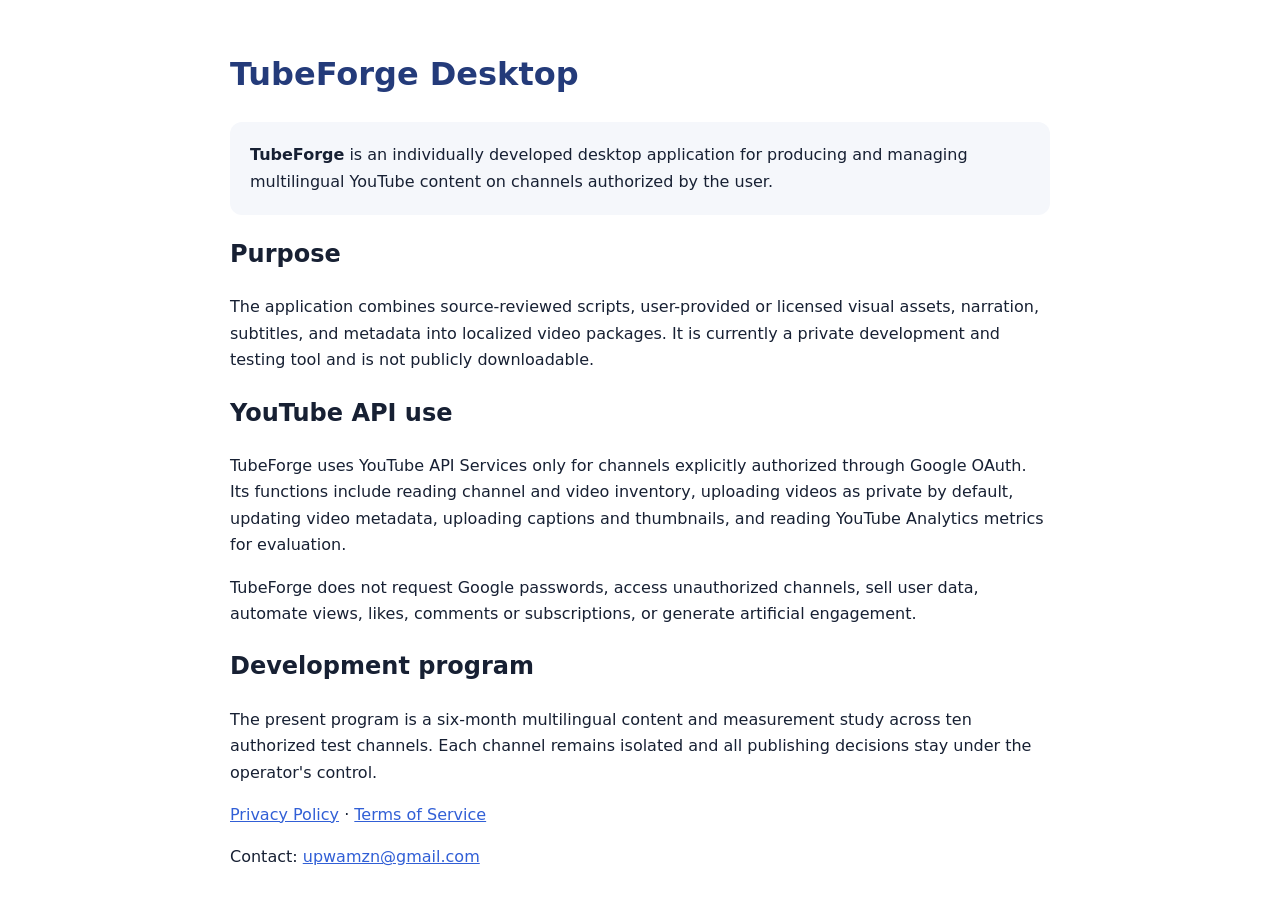
<file: index.html>
<!doctype html><html lang="en"><head><meta charset="utf-8"><meta name="viewport" content="width=device-width,initial-scale=1"><title>TubeForge Desktop</title><style>body{font-family:system-ui,sans-serif;max-width:820px;margin:48px auto;padding:0 20px;line-height:1.65;color:#172033}h1{color:#243b7a}a{color:#315fd6}.card{background:#f5f7fb;padding:20px;border-radius:12px}</style></head><body><h1>TubeForge Desktop</h1><p class="card"><strong>TubeForge</strong> is an individually developed desktop application for producing and managing multilingual YouTube content on channels authorized by the user.</p><h2>Purpose</h2><p>The application combines source-reviewed scripts, user-provided or licensed visual assets, narration, subtitles, and metadata into localized video packages. It is currently a private development and testing tool and is not publicly downloadable.</p><h2>YouTube API use</h2><p>TubeForge uses YouTube API Services only for channels explicitly authorized through Google OAuth. Its functions include reading channel and video inventory, uploading videos as private by default, updating video metadata, uploading captions and thumbnails, and reading YouTube Analytics metrics for evaluation.</p><p>TubeForge does not request Google passwords, access unauthorized channels, sell user data, automate views, likes, comments or subscriptions, or generate artificial engagement.</p><h2>Development program</h2><p>The present program is a six-month multilingual content and measurement study across ten authorized test channels. Each channel remains isolated and all publishing decisions stay under the operator's control.</p><p><a href="privacy.html">Privacy Policy</a> · <a href="terms.html">Terms of Service</a></p><p>Contact: <a href="mailto:upwamzn@gmail.com">upwamzn@gmail.com</a></p></body></html>
</file>
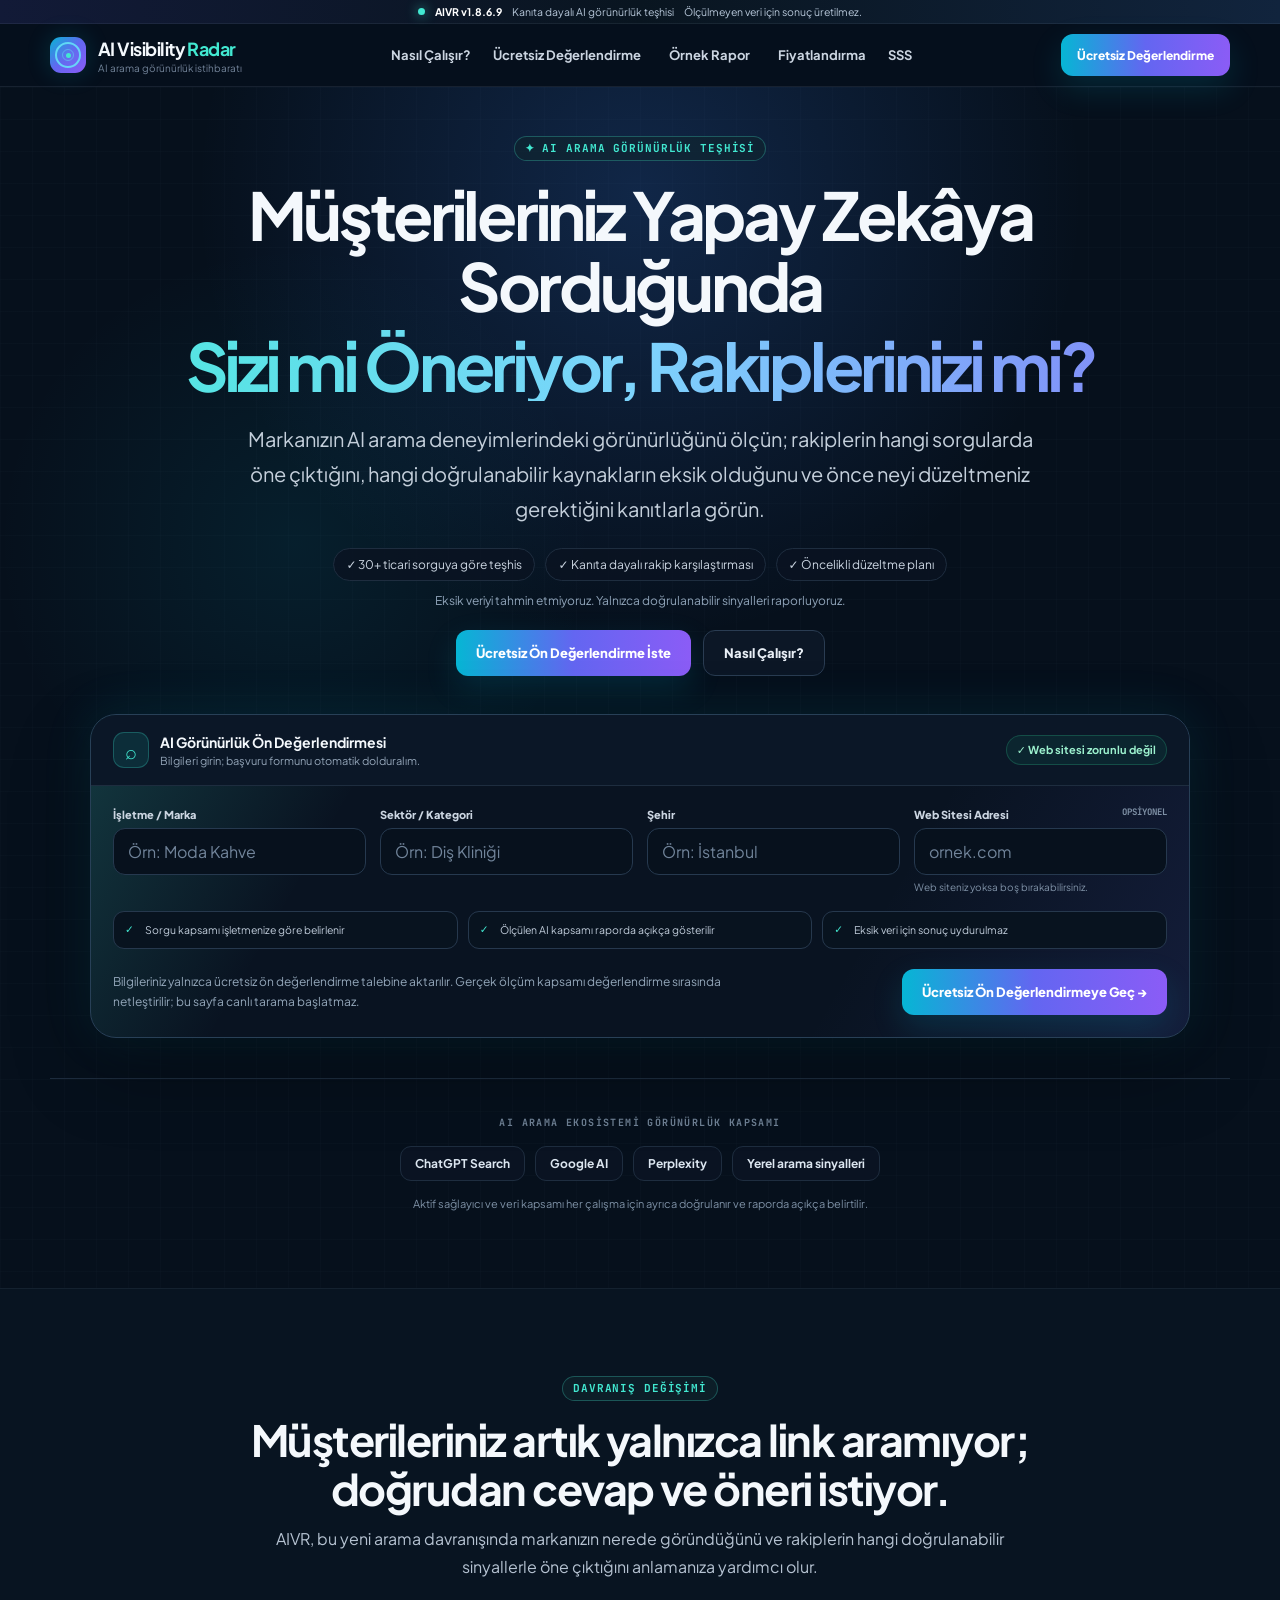
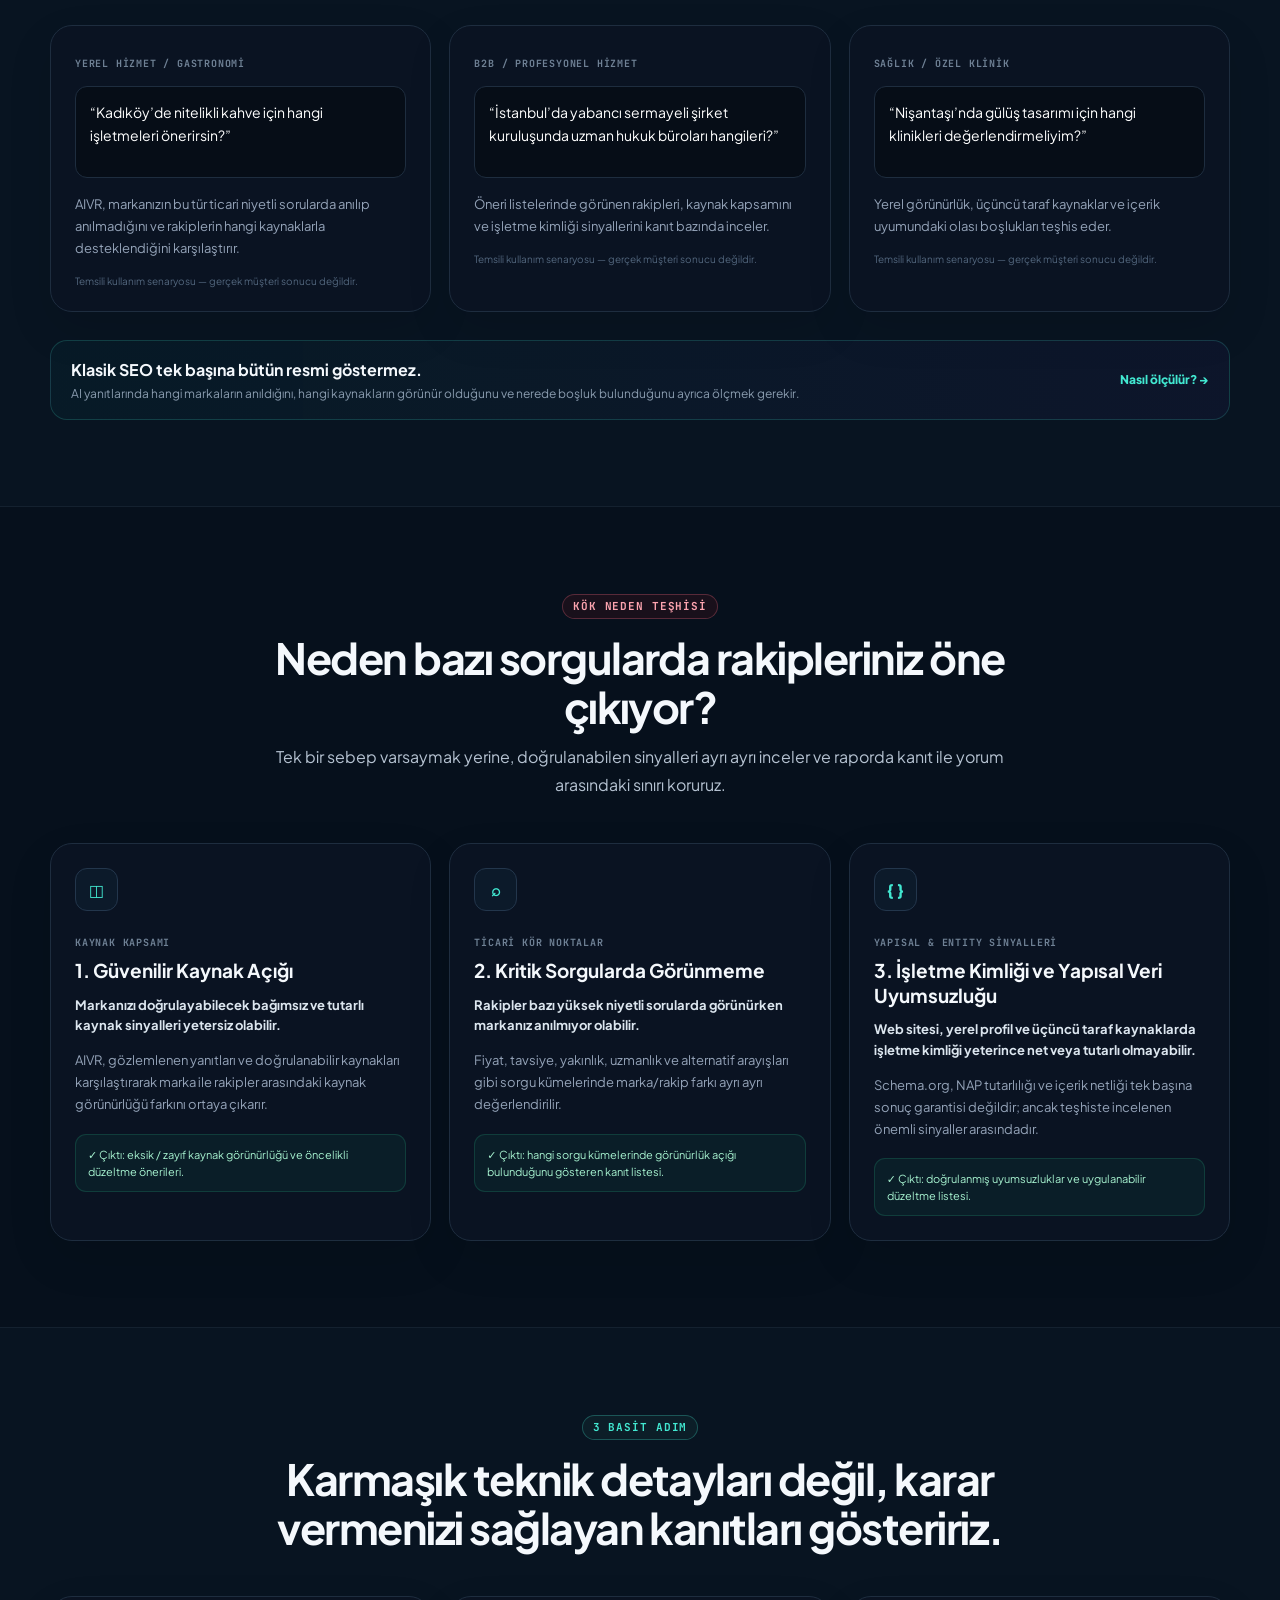
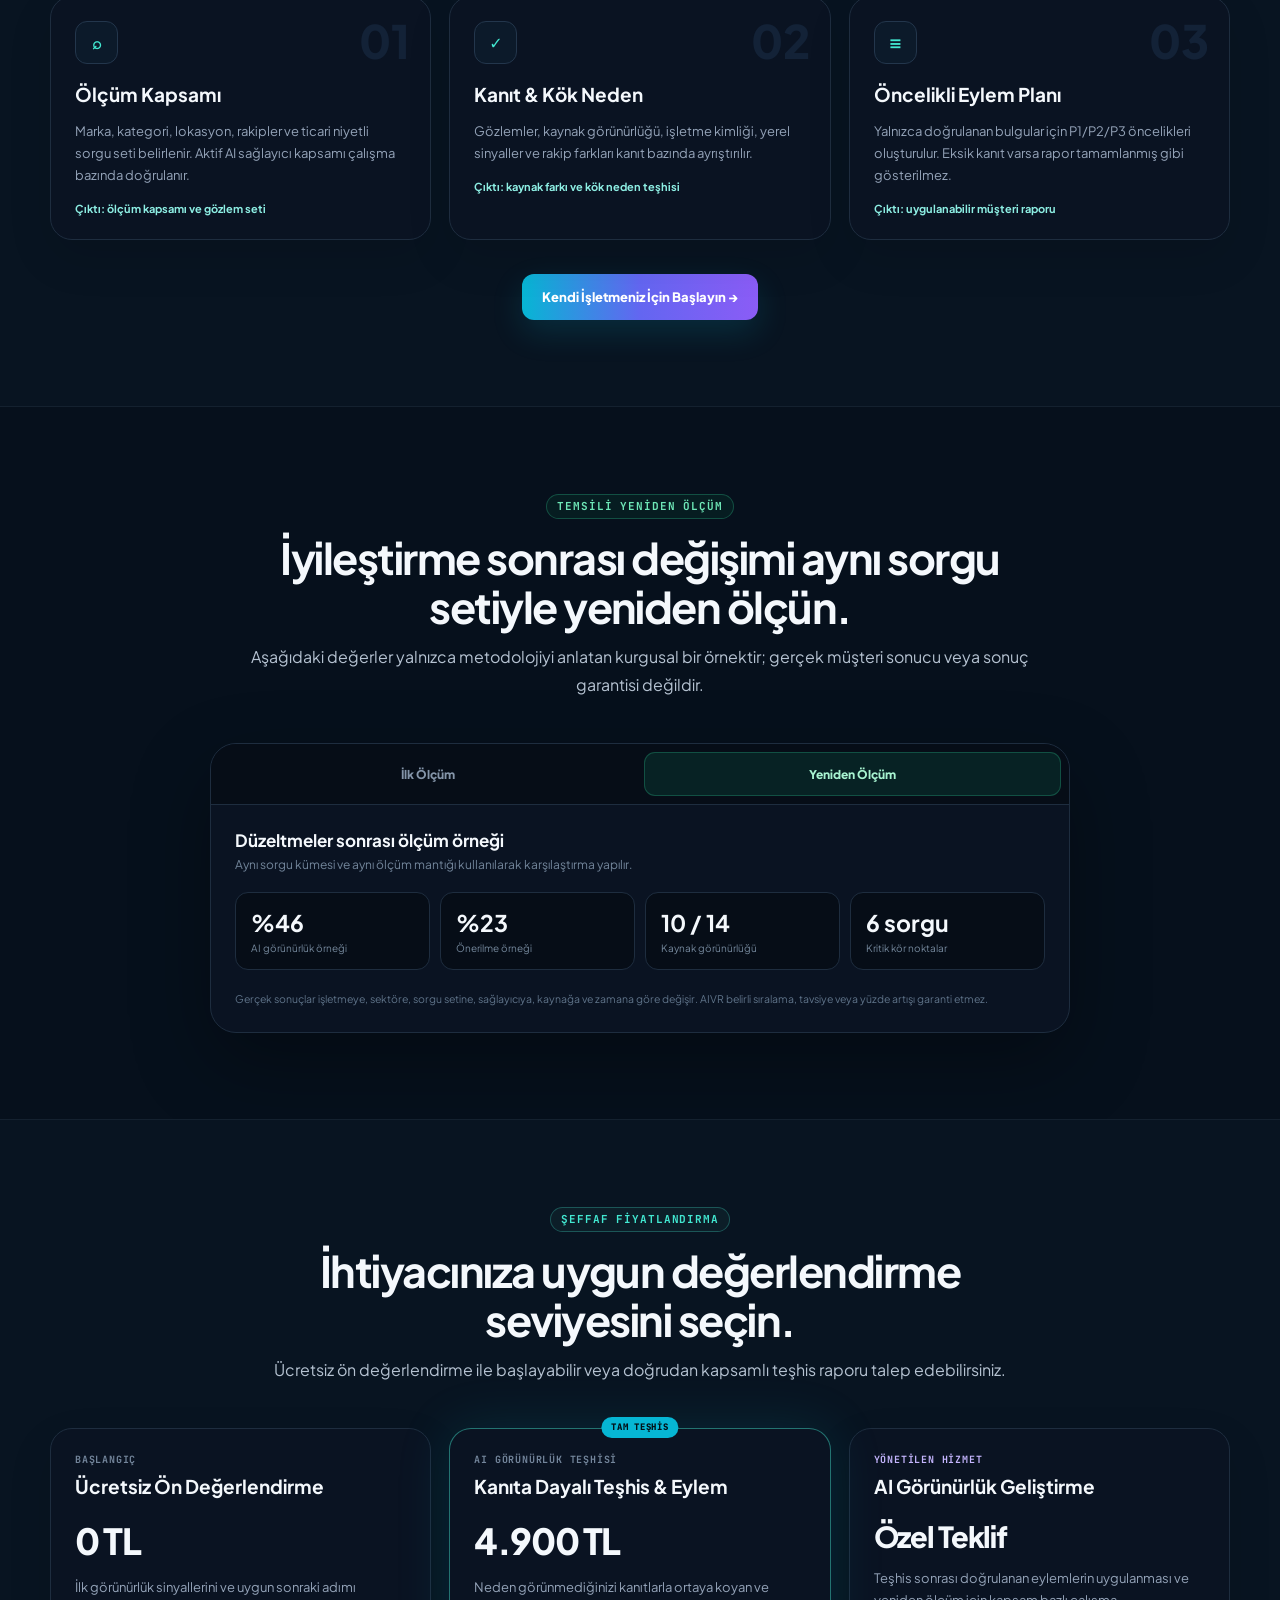
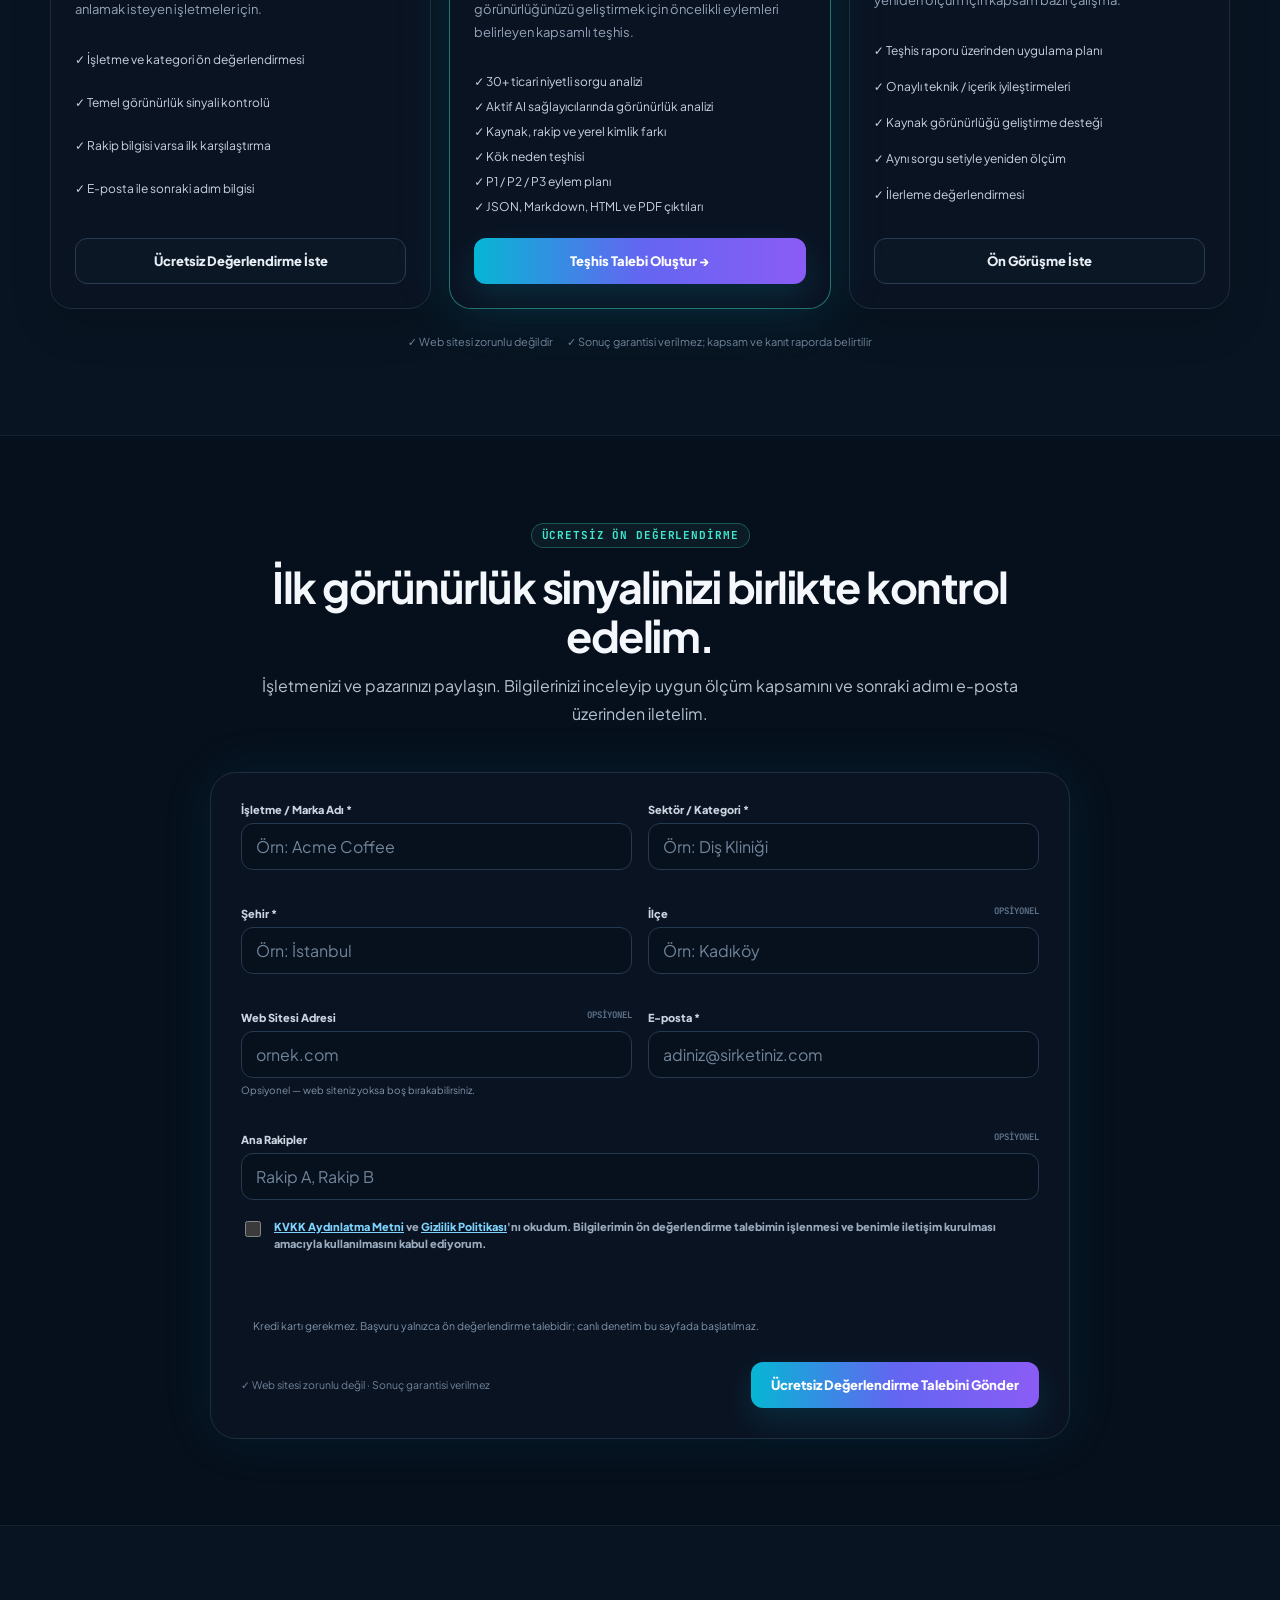
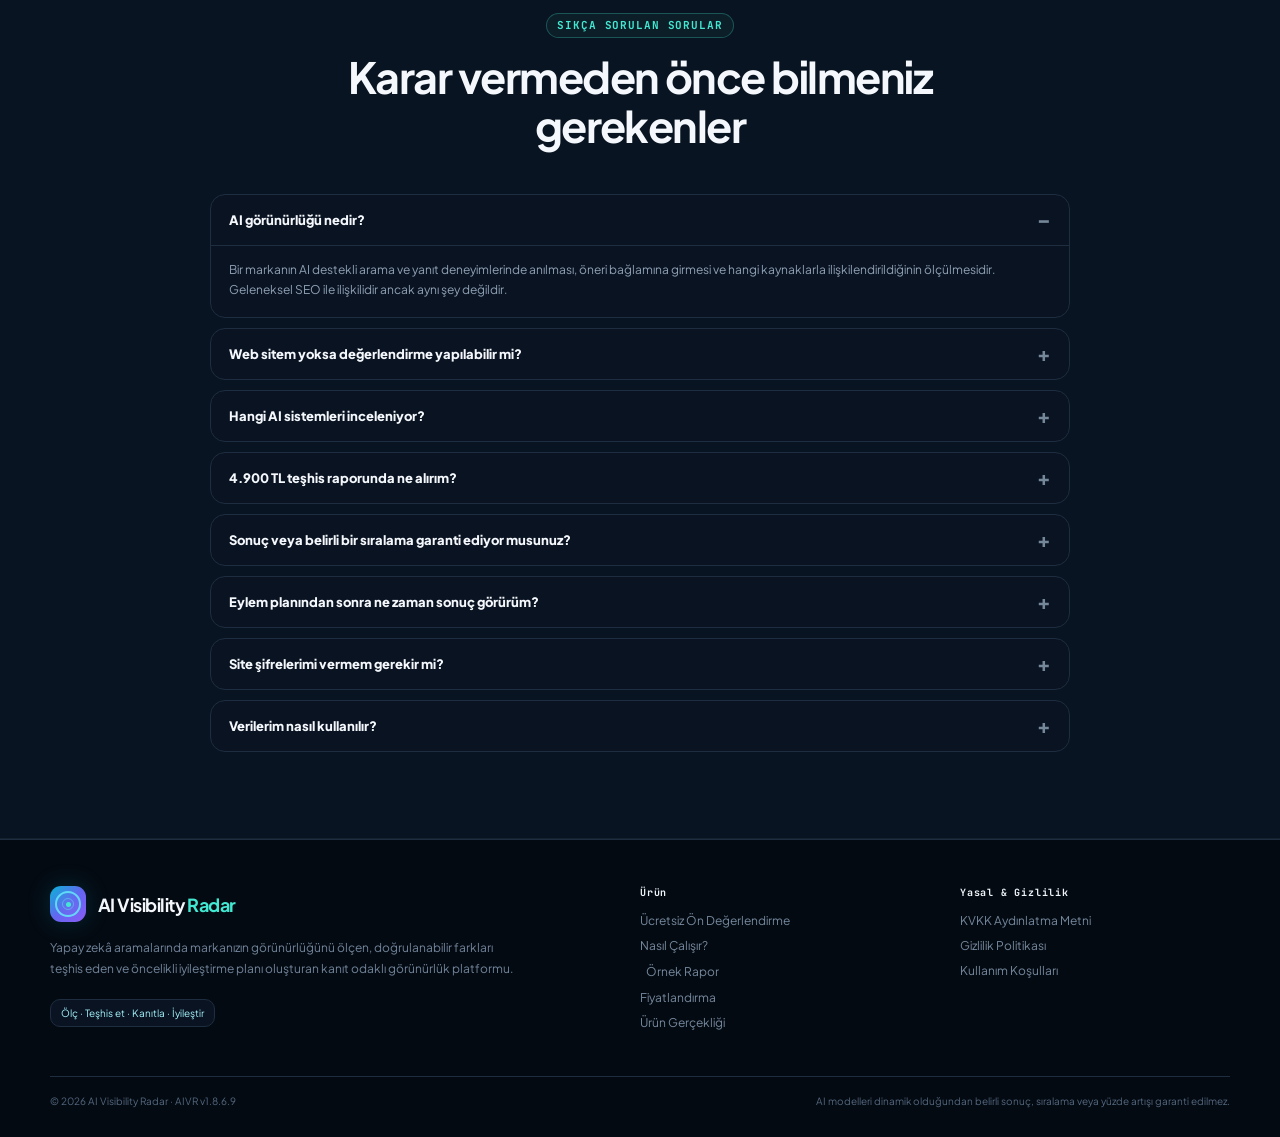
<file: ai-visibility-radar/index.html>
<!doctype html>
<html lang="tr">
<head>
  <meta charset="utf-8" />
  <meta name="viewport" content="width=device-width,initial-scale=1" />
  <title>AI Visibility Radar — Yapay Zekâ Görünürlük Teşhisi</title>
  <meta name="description" content="AI arama deneyimlerinde markanızın görünürlüğünü ölçün; rakip farklarını, kaynak boşluklarını ve öncelikli iyileştirme adımlarını kanıtlarla görün." />
  <meta name="theme-color" content="#06101C" />
  <meta name="color-scheme" content="dark" />
  <meta name="application-name" content="AI Visibility Radar" />
  <meta name="product-version" content="1.8.6.9" />
  <meta name="capability-sync-date" content="2026-09-19" />
  <link rel="canonical" href="https://nedim-ucarsu.github.io/tubeforge-pages/ai-visibility-radar/" />
  <meta property="og:type" content="website" />
  <meta property="og:site_name" content="AI Visibility Radar" />
  <meta property="og:title" content="AI Visibility Radar — Yapay Zekâ Görünürlük Teşhisi" />
  <meta property="og:description" content="Markanızın AI aramalarındaki görünürlüğünü, rakip farklarını ve doğrulanabilir kaynak boşluklarını ölçün." />
  <meta property="og:url" content="https://nedim-ucarsu.github.io/tubeforge-pages/ai-visibility-radar/" />
  <meta property="og:image" content="https://nedim-ucarsu.github.io/tubeforge-pages/ai-visibility-radar/assets/aivr-og-1200x630.png" />
  <meta name="twitter:card" content="summary_large_image" />
  <meta name="twitter:title" content="AI Visibility Radar — Yapay Zekâ Görünürlük Teşhisi" />
  <meta name="twitter:description" content="AI görünürlüğünüzü ölçün, rakip farklarını teşhis edin ve öncelikli eylem planı oluşturun." />
  <meta name="twitter:image" content="https://nedim-ucarsu.github.io/tubeforge-pages/ai-visibility-radar/assets/aivr-og-1200x630.png" />
  <link rel="preconnect" href="https://fonts.googleapis.com" />
  <link rel="preconnect" href="https://fonts.gstatic.com" crossorigin />
  <link href="https://fonts.googleapis.com/css2?family=Plus+Jakarta+Sans:wght@400;500;600;700;800&family=JetBrains+Mono:wght@500;600&display=swap" rel="stylesheet" />
  <link rel="stylesheet" href="./styles.css" />
  <script type="application/ld+json">
  {
    "@context":"https://schema.org",
    "@type":"Service",
    "name":"AI Visibility Radar",
    "serviceType":"AI görünürlük teşhisi ve ölçüm hizmeti",
    "description":"AI arama deneyimlerinde marka görünürlüğünü, kaynak farklarını ve öncelikli iyileştirme alanlarını kanıtlarla değerlendiren hizmet.",
    "url":"https://nedim-ucarsu.github.io/tubeforge-pages/ai-visibility-radar/",
    "offers":[
      {"@type":"Offer","name":"Ücretsiz Ön Değerlendirme","price":"0","priceCurrency":"TRY"},
      {"@type":"Offer","name":"AI Görünürlük Teşhisi","price":"4900","priceCurrency":"TRY"}
    ]
  }
  </script>
</head>
<body>
  <a class="skip-link" href="#main">İçeriğe geç</a>

  <header class="site-header" id="top">
    <div class="truth-strip"><span class="truth-dot"></span><strong>AIVR v1.8.6.9</strong><span>Kanıta dayalı AI görünürlük teşhisi</span><span class="truth-hide">Ölçülmeyen veri için sonuç üretilmez.</span></div>
    <div class="nav-wrap shell">
      <a class="brand" href="#top" aria-label="AI Visibility Radar ana sayfa">
        <span class="brand-mark" aria-hidden="true"><span class="radar-ring"></span><span class="radar-core"></span></span>
        <span><b>AI Visibility <em>Radar</em></b><small>AI arama görünürlük istihbaratı</small></span>
      </a>
      <nav class="desktop-nav" aria-label="Ana menü">
        <a href="#how">Nasıl Çalışır?</a>
        <a href="#assessment">Ücretsiz Değerlendirme</a>
        <button type="button" data-open-report>Örnek Rapor</button>
        <a href="#pricing">Fiyatlandırma</a>
        <a href="#faq">SSS</a>
      </nav>
      <a class="btn btn-primary nav-cta" href="#assessment">Ücretsiz Değerlendirme</a>
      <button class="menu-btn" id="menu-btn" aria-expanded="false" aria-controls="mobile-nav" aria-label="Menüyü aç"><span></span><span></span><span></span></button>
    </div>
    <nav id="mobile-nav" class="mobile-nav" aria-label="Mobil menü">
      <a href="#assessment">Ücretsiz Ön Değerlendirme</a><a href="#how">Nasıl Çalışır?</a><button type="button" data-open-report>Örnek Rapor</button><a href="#pricing">Fiyatlandırma</a><a href="#faq">SSS</a>
    </nav>
  </header>

  <main id="main">
    <section class="hero section-dark">
      <div class="hero-grid-glow" aria-hidden="true"></div>
      <div class="shell hero-inner">
        <div class="eyebrow">✦ AI ARAMA GÖRÜNÜRLÜK TEŞHİSİ</div>
        <h1>Müşterileriniz Yapay Zekâya Sorduğunda <span>Sizi mi Öneriyor, Rakiplerinizi mi?</span></h1>
        <p class="hero-lead">Markanızın AI arama deneyimlerindeki görünürlüğünü ölçün; rakiplerin hangi sorgularda öne çıktığını, hangi doğrulanabilir kaynakların eksik olduğunu ve önce neyi düzeltmeniz gerektiğini kanıtlarla görün.</p>
        <div class="hero-pills"><span>✓ 30+ ticari sorguya göre teşhis</span><span>✓ Kanıta dayalı rakip karşılaştırması</span><span>✓ Öncelikli düzeltme planı</span></div><p class="hero-proof-note">Eksik veriyi tahmin etmiyoruz. Yalnızca doğrulanabilir sinyalleri raporluyoruz.</p>
        <div class="hero-actions"><a class="btn btn-primary" href="#assessment">Ücretsiz Ön Değerlendirme İste</a><a class="btn btn-secondary" href="#how">Nasıl Çalışır?</a></div>

        <div class="assessment-card" id="assessment">
          <div class="card-glow" aria-hidden="true"></div>
          <div class="assessment-head">
            <div><span class="icon-box">⌕</span><div><strong>AI Görünürlük Ön Değerlendirmesi</strong><small>Bilgileri girin; başvuru formunu otomatik dolduralım.</small></div></div>
            <span class="soft-badge">✓ Web sitesi zorunlu değil</span>
          </div>
          <form id="quick-form" class="quick-form">
            <label><span>İşletme / Marka</span><input id="quick-brand" required autocomplete="organization" placeholder="Örn: Moda Kahve" /></label>
            <label><span>Sektör / Kategori</span><input id="quick-category" required placeholder="Örn: Diş Kliniği" /></label>
            <label><span>Şehir</span><input id="quick-city" required autocomplete="address-level1" placeholder="Örn: İstanbul" /></label>
            <label><span>Web Sitesi Adresi <em>OPSİYONEL</em></span><input id="quick-website" type="text" inputmode="url" autocomplete="url" placeholder="ornek.com" /><small class="hint">Web siteniz yoksa boş bırakabilirsiniz.</small></label>
            <div class="quick-proof"><span>Sorgu kapsamı işletmenize göre belirlenir</span><span>Ölçülen AI kapsamı raporda açıkça gösterilir</span><span>Eksik veri için sonuç uydurulmaz</span></div>
            <div class="assessment-foot"><p>Bilgileriniz yalnızca ücretsiz ön değerlendirme talebine aktarılır. Gerçek ölçüm kapsamı değerlendirme sırasında netleştirilir; bu sayfa canlı tarama başlatmaz.</p><button class="btn btn-primary" type="submit">Ücretsiz Ön Değerlendirmeye Geç →</button></div>
          </form>
        </div>

        <div class="platform-strip">
          <span class="micro">AI ARAMA EKOSİSTEMİ GÖRÜNÜRLÜK KAPSAMI</span>
          <div class="platforms"><span>ChatGPT Search</span><span>Google AI</span><span>Perplexity</span><span>Yerel arama sinyalleri</span></div>
          <p>Aktif sağlayıcı ve veri kapsamı her çalışma için ayrıca doğrulanır ve raporda açıkça belirtilir.</p>
        </div>
      </div>
    </section>

    <section class="section panel-section" id="behavior">
      <div class="shell">
        <div class="section-head"><span class="eyebrow">DAVRANIŞ DEĞİŞİMİ</span><h2>Müşterileriniz artık yalnızca link aramıyor; doğrudan cevap ve öneri istiyor.</h2><p>AIVR, bu yeni arama davranışında markanızın nerede göründüğünü ve rakiplerin hangi doğrulanabilir sinyallerle öne çıktığını anlamanıza yardımcı olur.</p></div>
        <div class="scenario-grid">
          <article class="scenario"><span class="scenario-kicker">YEREL HİZMET / GASTRONOMİ</span><blockquote>“Kadıköy’de nitelikli kahve için hangi işletmeleri önerirsin?”</blockquote><p>AIVR, markanızın bu tür ticari niyetli sorularda anılıp anılmadığını ve rakiplerin hangi kaynaklarla desteklendiğini karşılaştırır.</p><small>Temsili kullanım senaryosu — gerçek müşteri sonucu değildir.</small></article>
          <article class="scenario"><span class="scenario-kicker">B2B / PROFESYONEL HİZMET</span><blockquote>“İstanbul’da yabancı sermayeli şirket kuruluşunda uzman hukuk büroları hangileri?”</blockquote><p>Öneri listelerinde görünen rakipleri, kaynak kapsamını ve işletme kimliği sinyallerini kanıt bazında inceler.</p><small>Temsili kullanım senaryosu — gerçek müşteri sonucu değildir.</small></article>
          <article class="scenario"><span class="scenario-kicker">SAĞLIK / ÖZEL KLİNİK</span><blockquote>“Nişantaşı’nda gülüş tasarımı için hangi klinikleri değerlendirmeliyim?”</blockquote><p>Yerel görünürlük, üçüncü taraf kaynaklar ve içerik uyumundaki olası boşlukları teşhis eder.</p><small>Temsili kullanım senaryosu — gerçek müşteri sonucu değildir.</small></article>
        </div>
        <div class="insight-banner"><div><strong>Klasik SEO tek başına bütün resmi göstermez.</strong><p>AI yanıtlarında hangi markaların anıldığını, hangi kaynakların görünür olduğunu ve nerede boşluk bulunduğunu ayrıca ölçmek gerekir.</p></div><a href="#how">Nasıl ölçülür? →</a></div>
      </div>
    </section>

    <section class="section section-dark" id="root-cause">
      <div class="shell">
        <div class="section-head"><span class="eyebrow eyebrow-warm">KÖK NEDEN TEŞHİSİ</span><h2>Neden bazı sorgularda rakipleriniz öne çıkıyor?</h2><p>Tek bir sebep varsaymak yerine, doğrulanabilen sinyalleri ayrı ayrı inceler ve raporda kanıt ile yorum arasındaki sınırı koruruz.</p></div>
        <div class="cause-grid">
          <article class="cause-card"><span class="card-icon">◫</span><small>KAYNAK KAPSAMI</small><h3>1. Güvenilir Kaynak Açığı</h3><strong>Markanızı doğrulayabilecek bağımsız ve tutarlı kaynak sinyalleri yetersiz olabilir.</strong><p>AIVR, gözlemlenen yanıtları ve doğrulanabilir kaynakları karşılaştırarak marka ile rakipler arasındaki kaynak görünürlüğü farkını ortaya çıkarır.</p><div class="solution">✓ Çıktı: eksik / zayıf kaynak görünürlüğü ve öncelikli düzeltme önerileri.</div></article>
          <article class="cause-card"><span class="card-icon">⌕</span><small>TİCARİ KÖR NOKTALAR</small><h3>2. Kritik Sorgularda Görünmeme</h3><strong>Rakipler bazı yüksek niyetli sorularda görünürken markanız anılmıyor olabilir.</strong><p>Fiyat, tavsiye, yakınlık, uzmanlık ve alternatif arayışları gibi sorgu kümelerinde marka/rakip farkı ayrı ayrı değerlendirilir.</p><div class="solution">✓ Çıktı: hangi sorgu kümelerinde görünürlük açığı bulunduğunu gösteren kanıt listesi.</div></article>
          <article class="cause-card"><span class="card-icon">{ }</span><small>YAPISAL & ENTITY SİNYALLERİ</small><h3>3. İşletme Kimliği ve Yapısal Veri Uyumsuzluğu</h3><strong>Web sitesi, yerel profil ve üçüncü taraf kaynaklarda işletme kimliği yeterince net veya tutarlı olmayabilir.</strong><p>Schema.org, NAP tutarlılığı ve içerik netliği tek başına sonuç garantisi değildir; ancak teşhiste incelenen önemli sinyaller arasındadır.</p><div class="solution">✓ Çıktı: doğrulanmış uyumsuzluklar ve uygulanabilir düzeltme listesi.</div></article>
        </div>
      </div>
    </section>

    <section class="section panel-section" id="how">
      <div class="shell">
        <div class="section-head"><span class="eyebrow">3 BASİT ADIM</span><h2>Karmaşık teknik detayları değil, karar vermenizi sağlayan kanıtları gösteririz.</h2></div>
        <div class="steps-grid">
          <article><span class="step-no">01</span><div class="step-icon">⌕</div><h3>Ölçüm Kapsamı</h3><p>Marka, kategori, lokasyon, rakipler ve ticari niyetli sorgu seti belirlenir. Aktif AI sağlayıcı kapsamı çalışma bazında doğrulanır.</p><strong>Çıktı: ölçüm kapsamı ve gözlem seti</strong></article>
          <article><span class="step-no">02</span><div class="step-icon">✓</div><h3>Kanıt & Kök Neden</h3><p>Gözlemler, kaynak görünürlüğü, işletme kimliği, yerel sinyaller ve rakip farkları kanıt bazında ayrıştırılır.</p><strong>Çıktı: kaynak farkı ve kök neden teşhisi</strong></article>
          <article><span class="step-no">03</span><div class="step-icon">≡</div><h3>Öncelikli Eylem Planı</h3><p>Yalnızca doğrulanan bulgular için P1/P2/P3 öncelikleri oluşturulur. Eksik kanıt varsa rapor tamamlanmış gibi gösterilmez.</p><strong>Çıktı: uygulanabilir müşteri raporu</strong></article>
        </div>
        <div class="center"><a class="btn btn-primary" href="#assessment">Kendi İşletmeniz İçin Başlayın →</a></div>
      </div>
    </section>

    <section class="section section-dark" id="benchmark">
      <div class="shell narrow">
        <div class="section-head"><span class="eyebrow eyebrow-green">TEMSİLİ YENİDEN ÖLÇÜM</span><h2>İyileştirme sonrası değişimi aynı sorgu setiyle yeniden ölçün.</h2><p>Aşağıdaki değerler yalnızca metodolojiyi anlatan kurgusal bir örnektir; gerçek müşteri sonucu veya sonuç garantisi değildir.</p></div>
        <div class="benchmark-card">
          <div class="benchmark-tabs"><button class="bench-tab" data-benchmark="before">İlk Ölçüm</button><button class="bench-tab active" data-benchmark="after">Yeniden Ölçüm</button></div>
          <div class="benchmark-copy"><strong id="benchmark-title">Düzeltmeler sonrası ölçüm örneği</strong><span>Aynı sorgu kümesi ve aynı ölçüm mantığı kullanılarak karşılaştırma yapılır.</span></div>
          <div class="metric-grid" id="metric-grid"></div>
          <p class="disclaimer">Gerçek sonuçlar işletmeye, sektöre, sorgu setine, sağlayıcıya, kaynağa ve zamana göre değişir. AIVR belirli sıralama, tavsiye veya yüzde artışı garanti etmez.</p>
        </div>
      </div>
    </section>

    <section class="section panel-section" id="pricing">
      <div class="shell">
        <div class="section-head"><span class="eyebrow">ŞEFFAF FİYATLANDIRMA</span><h2>İhtiyacınıza uygun değerlendirme seviyesini seçin.</h2><p>Ücretsiz ön değerlendirme ile başlayabilir veya doğrudan kapsamlı teşhis raporu talep edebilirsiniz.</p></div>
        <div class="pricing-grid">
          <article class="price-card"><small>BAŞLANGIÇ</small><h3>Ücretsiz Ön Değerlendirme</h3><div class="price">0 TL</div><p>İlk görünürlük sinyallerini ve uygun sonraki adımı anlamak isteyen işletmeler için.</p><ul><li>✓ İşletme ve kategori ön değerlendirmesi</li><li>✓ Temel görünürlük sinyali kontrolü</li><li>✓ Rakip bilgisi varsa ilk karşılaştırma</li><li>✓ E-posta ile sonraki adım bilgisi</li></ul><button class="btn btn-secondary plan-btn" data-plan="Ücretsiz Ön Değerlendirme">Ücretsiz Değerlendirme İste</button></article>
          <article class="price-card featured"><span class="popular">TAM TEŞHİS</span><small>AI GÖRÜNÜRLÜK TEŞHİSİ</small><h3>Kanıta Dayalı Teşhis & Eylem</h3><div class="price">4.900 TL</div><p>Neden görünmediğinizi kanıtlarla ortaya koyan ve görünürlüğünüzü geliştirmek için öncelikli eylemleri belirleyen kapsamlı teşhis.</p><ul><li>✓ 30+ ticari niyetli sorgu analizi</li><li>✓ Aktif AI sağlayıcılarında görünürlük analizi</li><li>✓ Kaynak, rakip ve yerel kimlik farkı</li><li>✓ Kök neden teşhisi</li><li>✓ P1 / P2 / P3 eylem planı</li><li>✓ JSON, Markdown, HTML ve PDF çıktıları</li></ul><button class="btn btn-primary plan-btn" data-plan="AI Görünürlük Teşhisi (4.900 TL)">Teşhis Talebi Oluştur →</button></article>
          <article class="price-card"><small class="purple">YÖNETİLEN HİZMET</small><h3>AI Görünürlük Geliştirme</h3><div class="price price-sm">Özel Teklif</div><p>Teşhis sonrası doğrulanan eylemlerin uygulanması ve yeniden ölçüm için kapsam bazlı çalışma.</p><ul><li>✓ Teşhis raporu üzerinden uygulama planı</li><li>✓ Onaylı teknik / içerik iyileştirmeleri</li><li>✓ Kaynak görünürlüğü geliştirme desteği</li><li>✓ Aynı sorgu setiyle yeniden ölçüm</li><li>✓ İlerleme değerlendirmesi</li></ul><button class="btn btn-secondary plan-btn" data-plan="Yönetilen AI Görünürlük Geliştirme">Ön Görüşme İste</button></article>
        </div>
        <div class="pricing-trust"><span>✓ Web sitesi zorunlu değildir</span><span>✓ Sonuç garantisi verilmez; kapsam ve kanıt raporda belirtilir</span></div>
      </div>
    </section>

    <section class="section section-dark" id="lead-form-section">
      <div class="shell narrow">
        <div class="section-head"><span class="eyebrow">ÜCRETSİZ ÖN DEĞERLENDİRME</span><h2>İlk görünürlük sinyalinizi birlikte kontrol edelim.</h2><p>İşletmenizi ve pazarınızı paylaşın. Bilgilerinizi inceleyip uygun ölçüm kapsamını ve sonraki adımı e-posta üzerinden iletelim.</p><div id="selected-plan" class="selected-plan" hidden></div></div>
        <div class="lead-card">
          <form id="lead-form" novalidate>
            <div class="form-grid two"><label><span>İşletme / Marka Adı *</span><input id="businessName" name="businessName" required autocomplete="organization" placeholder="Örn: Acme Coffee" /><small class="field-error" data-error="businessName"></small></label><label><span>Sektör / Kategori *</span><input id="category" name="category" required placeholder="Örn: Diş Kliniği" /><small class="field-error" data-error="category"></small></label></div>
            <div class="form-grid two"><label><span>Şehir *</span><input id="city" name="city" required autocomplete="address-level1" placeholder="Örn: İstanbul" /><small class="field-error" data-error="city"></small></label><label><span>İlçe <em>OPSİYONEL</em></span><input id="district" name="district" placeholder="Örn: Kadıköy" /></label></div>
            <div class="form-grid two"><label><span>Web Sitesi Adresi <em>OPSİYONEL</em></span><input id="website" name="website" type="text" inputmode="url" autocomplete="url" placeholder="ornek.com" /><small class="hint">Opsiyonel — web siteniz yoksa boş bırakabilirsiniz.</small><small class="field-error" data-error="website"></small></label><label><span>E-posta *</span><input id="email" name="email" type="email" required autocomplete="email" placeholder="adiniz@sirketiniz.com" /><small class="field-error" data-error="email"></small></label></div>
            <label><span>Ana Rakipler <em>OPSİYONEL</em></span><input id="competitors" name="competitors" placeholder="Rakip A, Rakip B" /></label>
            <label class="consent"><input id="kvkkConsent" type="checkbox" /><span><a href="./kvkk.html">KVKK Aydınlatma Metni</a> ve <a href="./privacy.html">Gizlilik Politikası</a>'nı okudum. Bilgilerimin ön değerlendirme talebimin işlenmesi ve benimle iletişim kurulması amacıyla kullanılmasını kabul ediyorum.</span></label><small class="field-error" data-error="kvkkConsent"></small>
            <div id="form-status" class="form-status" aria-live="polite">Kredi kartı gerekmez. Başvuru yalnızca ön değerlendirme talebidir; canlı denetim bu sayfada başlatılmaz.</div>
            <div class="submit-row"><span>✓ Web sitesi zorunlu değil · Sonuç garantisi verilmez</span><button id="lead-submit" class="btn btn-primary" type="submit">Ücretsiz Değerlendirme Talebini Gönder</button></div>
          </form>
        </div>
        <div id="submission-receipt" class="submission-receipt" hidden aria-live="polite">
          <div class="receipt-head"><span class="eyebrow eyebrow-green">BAŞVURU ALINDI</span><span id="receipt-id" class="receipt-id"></span></div>
          <h3>Ön değerlendirme talebiniz kayıt altına alındı.</h3>
          <div class="receipt-grid">
            <div><small>İşletme</small><strong id="receipt-brand">—</strong></div>
            <div><small>E-posta</small><strong id="receipt-email">—</strong></div>
            <div><small>Durum</small><strong>TALEP_ALINDI</strong></div>
          </div>
          <p class="receipt-note">Bu kayıt bir teslim alındı belgesidir; değerlendirme raporu değildir. GitHub Pages üzerindeki bu form şu anda AIVR ölçüm motorunu doğrudan çalıştırmaz.</p>
        </div>
      </div>
    </section>

    <section class="section panel-section" id="faq">
      <div class="shell narrow">
        <div class="section-head"><span class="eyebrow">SIKÇA SORULAN SORULAR</span><h2>Karar vermeden önce bilmeniz gerekenler</h2></div>
        <div class="faq-list">
          <details open><summary>AI görünürlüğü nedir?</summary><p>Bir markanın AI destekli arama ve yanıt deneyimlerinde anılması, öneri bağlamına girmesi ve hangi kaynaklarla ilişkilendirildiğinin ölçülmesidir. Geleneksel SEO ile ilişkilidir ancak aynı şey değildir.</p></details>
          <details><summary>Web sitem yoksa değerlendirme yapılabilir mi?</summary><p>Evet. Web sitesi zorunlu değildir. Yerel işletme profilleri, bağımsız dijital varlıklar ve uygun diğer doğrulanabilir sinyaller değerlendirilebilir.</p></details>
          <details><summary>Hangi AI sistemleri inceleniyor?</summary><p>Aktif sağlayıcı kapsamı çalışma sırasında doğrulanır ve raporda açıkça belirtilir. Sayfadaki sağlayıcı isimleri pazar kapsamını anlatır; her sağlayıcının her çalışmada ölçüleceği varsayılmaz.</p></details>
          <details><summary>4.900 TL teşhis raporunda ne alırım?</summary><p>Kapsam doğrulandıktan sonra ticari sorgu analizi, görünürlük ve önerilme gözlemleri, kaynak/rakip farkı, kök neden teşhisi, öncelikli eylem planı ve desteklenen rapor çıktıları sunulur. Kesin kapsam değerlendirme öncesinde netleştirilir.</p></details>
          <details><summary>Sonuç veya belirli bir sıralama garanti ediyor musunuz?</summary><p>Hayır. AI yanıtları dinamiktir. AIVR ölçüm, teşhis ve yeniden ölçüm sağlar; belirli bir sıralama, öneri veya yüzde artışı garanti etmez.</p></details>
          <details><summary>Eylem planından sonra ne zaman sonuç görürüm?</summary><p>Sabit bir süre vermek doğru olmaz. Değişim; sektör, mevcut dijital varlıklar, uygulanan düzeltmeler, sağlayıcı davranışı ve yeniden tarama zamanına göre farklılık gösterir.</p></details>
          <details><summary>Site şifrelerimi vermem gerekir mi?</summary><p>Ön değerlendirme ve teşhis için site şifresi talep edilmez. Yönetilen uygulama hizmetinde herhangi bir erişim gerekirse kapsam ve yetki ayrıca yazılı olarak belirlenir.</p></details>
          <details><summary>Verilerim nasıl kullanılır?</summary><p>Form verileri talebinizi değerlendirmek ve sizinle iletişim kurmak amacıyla işlenir. Ayrıntılar KVKK Aydınlatma Metni ve Gizlilik Politikası sayfalarında açıklanır.</p></details>
        </div>
      </div>
    </section>
  </main>

  <footer class="footer">
    <div class="shell footer-grid"><div class="footer-brand"><a class="brand" href="#top"><span class="brand-mark" aria-hidden="true"><span class="radar-ring"></span><span class="radar-core"></span></span><span><b>AI Visibility <em>Radar</em></b></span></a><p>Yapay zekâ aramalarında markanızın görünürlüğünü ölçen, doğrulanabilir farkları teşhis eden ve öncelikli iyileştirme planı oluşturan kanıt odaklı görünürlük platformu.</p><span class="motto">Ölç · Teşhis et · Kanıtla · İyileştir</span></div><div><h4>Ürün</h4><a href="#assessment">Ücretsiz Ön Değerlendirme</a><a href="#how">Nasıl Çalışır?</a><button data-open-report>Örnek Rapor</button><a href="#pricing">Fiyatlandırma</a><a href="./product-truth.json">Ürün Gerçekliği</a></div><div><h4>Yasal & Gizlilik</h4><a href="./kvkk.html">KVKK Aydınlatma Metni</a><a href="./privacy.html">Gizlilik Politikası</a><a href="./terms.html">Kullanım Koşulları</a></div></div>
    <div class="shell footer-bottom"><span>© 2026 AI Visibility Radar · AIVR v1.8.6.9</span><span>AI modelleri dinamik olduğundan belirli sonuç, sıralama veya yüzde artışı garanti edilmez.</span></div>
  </footer>

  <div class="modal" id="sample-modal" aria-hidden="true">
    <div class="modal-backdrop" data-close-report></div>
    <div class="modal-dialog" role="dialog" aria-modal="true" aria-labelledby="sample-title">
      <button class="modal-close" type="button" data-close-report aria-label="Örnek raporu kapat">×</button>
      <span class="eyebrow eyebrow-warm">TEMSİLİ RAPOR · KURGUSAL VERİ</span><h2 id="sample-title">AI Görünürlük Teşhisi — Örnek Rapor</h2>
      <div class="modal-notice"><strong>Önemli:</strong> Bu penceredeki işletme, ölçümler ve kaynak adları kurgusaldır. Gerçek müşteri sonucu değildir.</div>
      <h3>Yönetici Özeti</h3><p>Temsili işletme bazı marka adı sorgularında görünürken genel tavsiye sorgularında rakiplerin gerisinde kalmaktadır. Örnekte kaynak görünürlüğü ve yerel işletme kimliği farkları, incelenmesi gereken başlıca alanlar olarak işaretlenmiştir.</p>
      <div class="modal-metrics"><div><b>%47</b><span>AI Görünürlüğü</span></div><div><b>%23</b><span>Önerilme</span></div><div><b>4 / 14</b><span>Marka Kaynak Görünürlüğü</span></div><div><b>%100</b><span>Denetim Kanıtı</span></div></div>
      <p class="disclaimer">“Denetim Kanıtı %100”, örnek denetimin gerekli gözlem setinin tamamlandığını; “4/14” ise markanın ilgili kaynakların yalnızca dördünde bulunduğunu anlatır.</p>
      <h3>Öncelikli Eylem Planı</h3><div class="modal-actions"><div><span>P1</span><strong>İşletme kimliği tutarlılığını düzelt</strong></div><div><span>P1</span><strong>Kaynak görünürlüğü boşluklarını incele</strong></div><div><span>P2</span><strong>Yapısal veri ve içerik netliğini iyileştir</strong></div></div>
      <div class="modal-footer"><a href="./sample-report.html">Tam örnek rapor sayfasını aç</a><a class="btn btn-primary" href="#lead-form-section" data-close-report>Kendi İşletmem İçin Talep Oluştur</a></div>
    </div>
  </div>

  <div class="modal" id="thanks-modal" aria-hidden="true">
    <div class="modal-backdrop" data-close-thanks></div>
    <div class="modal-dialog modal-small" role="dialog" aria-modal="true" aria-labelledby="thanks-title"><button class="modal-close" type="button" data-close-thanks aria-label="Pencereyi kapat">×</button><div class="success-icon">✓</div><h2 id="thanks-title">Talebiniz alındı.</h2><p id="thanks-copy">Ön değerlendirme talebiniz başarıyla iletildi.</p><div class="next-steps"><strong>Durum</strong><ol><li>Başvuru bilgileri kayıt altına alındı.</li><li>Bu aşamada otomatik AIVR denetimi başlatılmadı.</li><li>Gerçek değerlendirme raporu ancak ölçüm motoru çalıştırıldığında oluşturulur.</li></ol></div><p class="disclaimer">Bu onay bir değerlendirme raporu değildir ve canlı denetimin tamamlandığı anlamına gelmez.</p><div class="modal-footer"><button class="btn btn-secondary" data-close-thanks>Kapat</button><button class="btn btn-primary" data-thanks-report>Örnek Raporu İncele</button></div></div>
  </div>

  <script src="./app.js" defer></script>
</body>
</html>
</file>
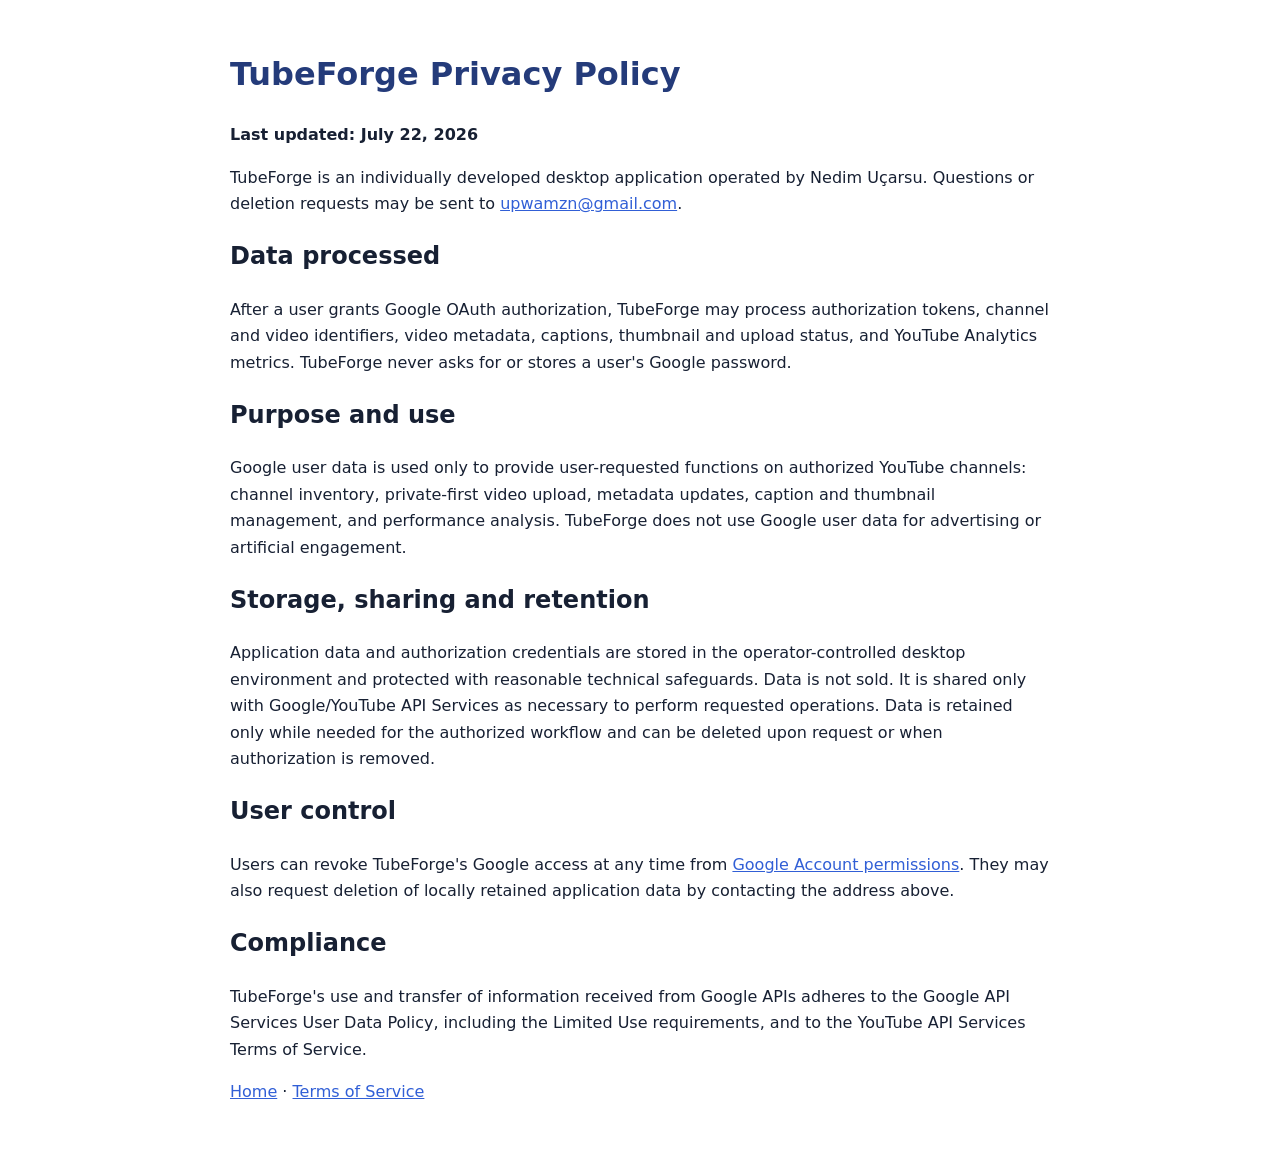
<file: privacy.html>
<!doctype html><html lang="en"><head><meta charset="utf-8"><meta name="viewport" content="width=device-width,initial-scale=1"><title>TubeForge Privacy Policy</title><style>body{font-family:system-ui,sans-serif;max-width:820px;margin:48px auto;padding:0 20px;line-height:1.65;color:#172033}h1{color:#243b7a}a{color:#315fd6}</style></head><body><h1>TubeForge Privacy Policy</h1><p><strong>Last updated: July 22, 2026</strong></p><p>TubeForge is an individually developed desktop application operated by Nedim Uçarsu. Questions or deletion requests may be sent to <a href="mailto:upwamzn@gmail.com">upwamzn@gmail.com</a>.</p><h2>Data processed</h2><p>After a user grants Google OAuth authorization, TubeForge may process authorization tokens, channel and video identifiers, video metadata, captions, thumbnail and upload status, and YouTube Analytics metrics. TubeForge never asks for or stores a user's Google password.</p><h2>Purpose and use</h2><p>Google user data is used only to provide user-requested functions on authorized YouTube channels: channel inventory, private-first video upload, metadata updates, caption and thumbnail management, and performance analysis. TubeForge does not use Google user data for advertising or artificial engagement.</p><h2>Storage, sharing and retention</h2><p>Application data and authorization credentials are stored in the operator-controlled desktop environment and protected with reasonable technical safeguards. Data is not sold. It is shared only with Google/YouTube API Services as necessary to perform requested operations. Data is retained only while needed for the authorized workflow and can be deleted upon request or when authorization is removed.</p><h2>User control</h2><p>Users can revoke TubeForge's Google access at any time from <a href="https://myaccount.google.com/permissions">Google Account permissions</a>. They may also request deletion of locally retained application data by contacting the address above.</p><h2>Compliance</h2><p>TubeForge's use and transfer of information received from Google APIs adheres to the Google API Services User Data Policy, including the Limited Use requirements, and to the YouTube API Services Terms of Service.</p><p><a href="index.html">Home</a> · <a href="terms.html">Terms of Service</a></p></body></html>
</file>
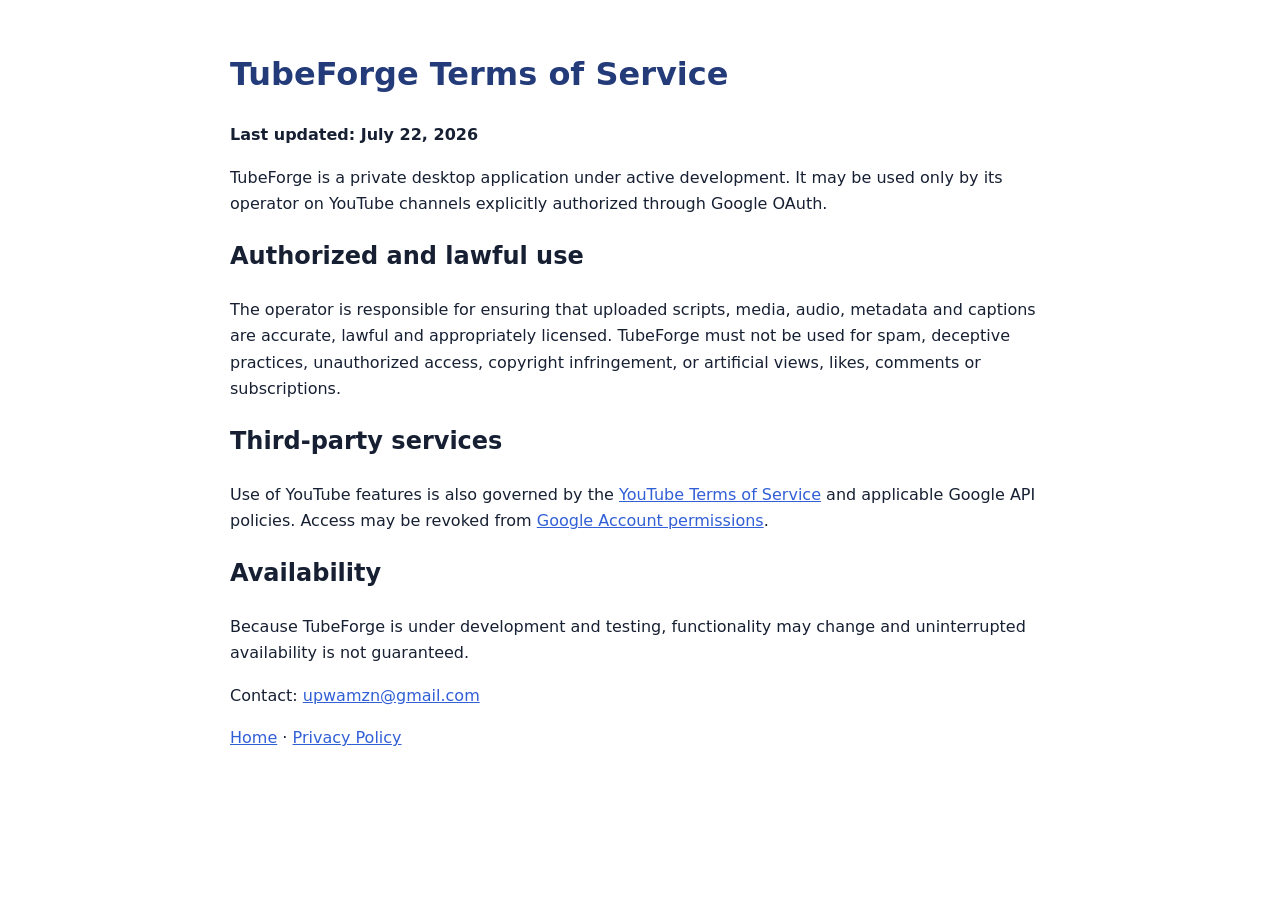
<file: terms.html>
<!doctype html><html lang="en"><head><meta charset="utf-8"><meta name="viewport" content="width=device-width,initial-scale=1"><title>TubeForge Terms of Service</title><style>body{font-family:system-ui,sans-serif;max-width:820px;margin:48px auto;padding:0 20px;line-height:1.65;color:#172033}h1{color:#243b7a}a{color:#315fd6}</style></head><body><h1>TubeForge Terms of Service</h1><p><strong>Last updated: July 22, 2026</strong></p><p>TubeForge is a private desktop application under active development. It may be used only by its operator on YouTube channels explicitly authorized through Google OAuth.</p><h2>Authorized and lawful use</h2><p>The operator is responsible for ensuring that uploaded scripts, media, audio, metadata and captions are accurate, lawful and appropriately licensed. TubeForge must not be used for spam, deceptive practices, unauthorized access, copyright infringement, or artificial views, likes, comments or subscriptions.</p><h2>Third-party services</h2><p>Use of YouTube features is also governed by the <a href="https://www.youtube.com/t/terms">YouTube Terms of Service</a> and applicable Google API policies. Access may be revoked from <a href="https://myaccount.google.com/permissions">Google Account permissions</a>.</p><h2>Availability</h2><p>Because TubeForge is under development and testing, functionality may change and uninterrupted availability is not guaranteed.</p><p>Contact: <a href="mailto:upwamzn@gmail.com">upwamzn@gmail.com</a></p><p><a href="index.html">Home</a> · <a href="privacy.html">Privacy Policy</a></p></body></html>
</file>
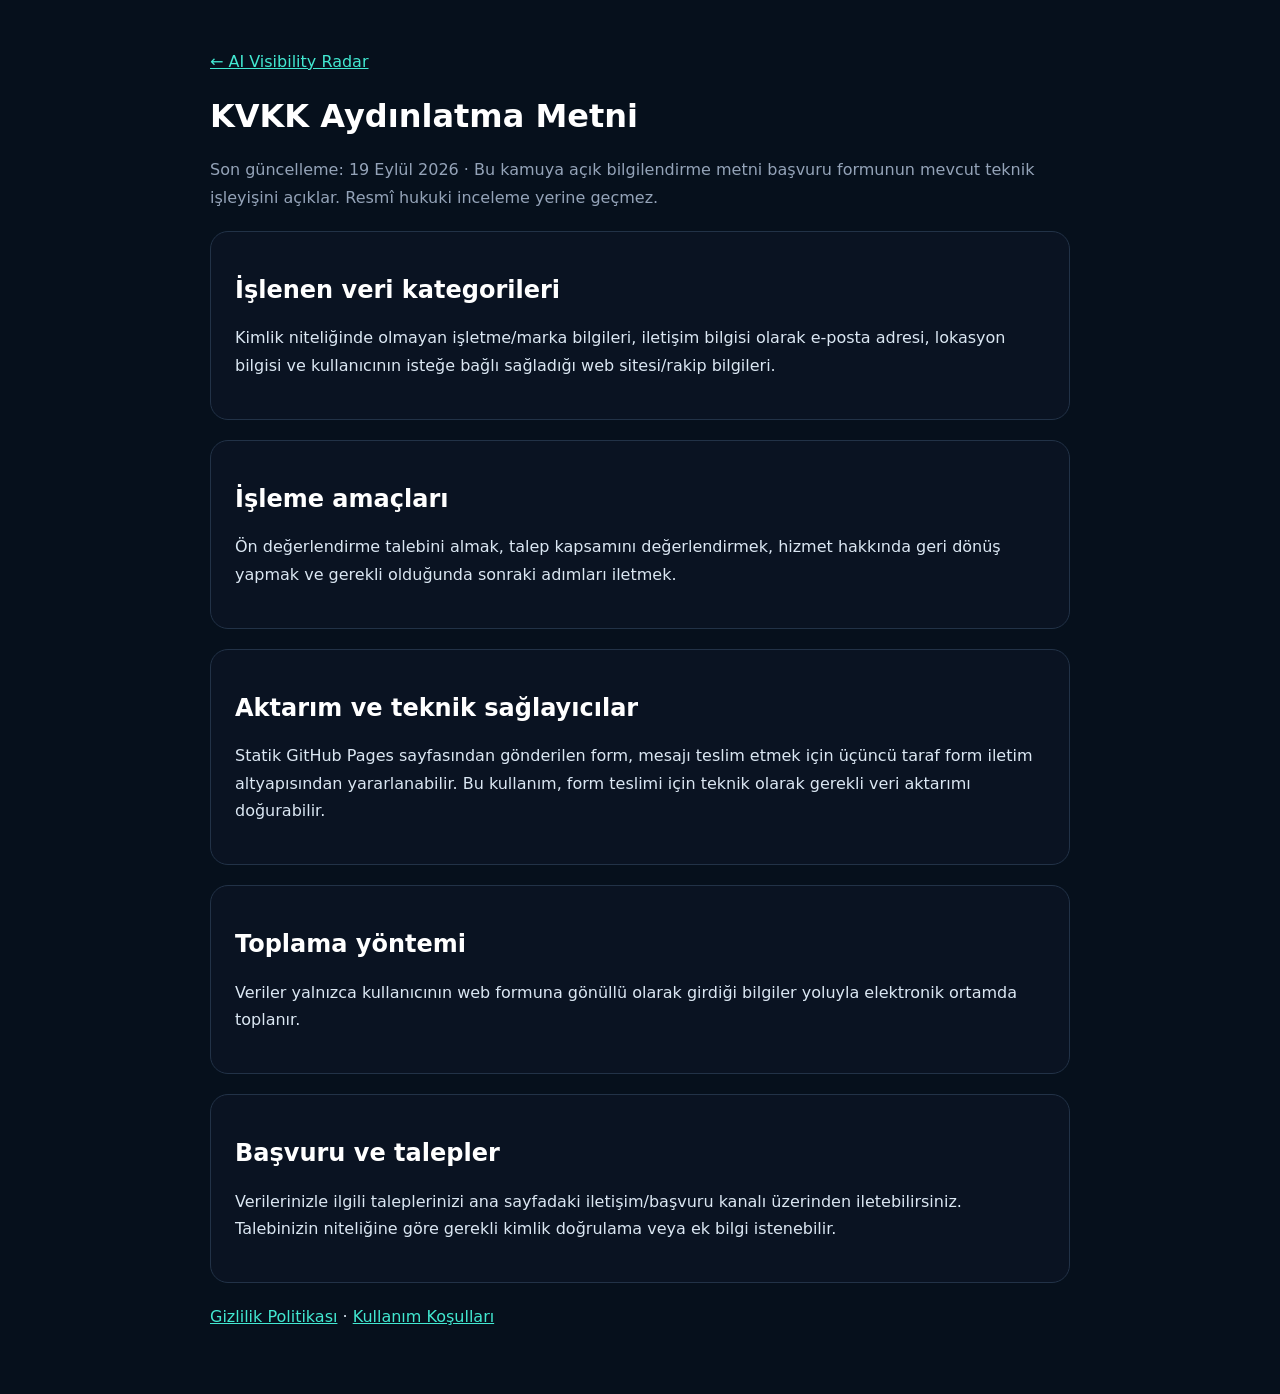
<file: ai-visibility-radar/kvkk.html>
<!doctype html><html lang="tr"><head><meta charset="utf-8"><meta name="viewport" content="width=device-width,initial-scale=1"><title>KVKK Aydınlatma Metni — AI Visibility Radar</title><meta name="theme-color" content="#06101C"><style>body{margin:0;background:#06101c;color:#dbe7f3;font:16px/1.7 system-ui,-apple-system,Segoe UI,sans-serif}main{max-width:860px;margin:auto;padding:48px 22px}a{color:#42e8d1}h1,h2{color:white;line-height:1.2}.card{background:#0a1322;border:1px solid #223247;border-radius:18px;padding:24px;margin:20px 0}.muted{color:#94a3b8}</style></head><body><main><a href="./">← AI Visibility Radar</a><h1>KVKK Aydınlatma Metni</h1><p class="muted">Son güncelleme: 19 Eylül 2026 · Bu kamuya açık bilgilendirme metni başvuru formunun mevcut teknik işleyişini açıklar. Resmî hukuki inceleme yerine geçmez.</p><div class="card"><h2>İşlenen veri kategorileri</h2><p>Kimlik niteliğinde olmayan işletme/marka bilgileri, iletişim bilgisi olarak e-posta adresi, lokasyon bilgisi ve kullanıcının isteğe bağlı sağladığı web sitesi/rakip bilgileri.</p></div><div class="card"><h2>İşleme amaçları</h2><p>Ön değerlendirme talebini almak, talep kapsamını değerlendirmek, hizmet hakkında geri dönüş yapmak ve gerekli olduğunda sonraki adımları iletmek.</p></div><div class="card"><h2>Aktarım ve teknik sağlayıcılar</h2><p>Statik GitHub Pages sayfasından gönderilen form, mesajı teslim etmek için üçüncü taraf form iletim altyapısından yararlanabilir. Bu kullanım, form teslimi için teknik olarak gerekli veri aktarımı doğurabilir.</p></div><div class="card"><h2>Toplama yöntemi</h2><p>Veriler yalnızca kullanıcının web formuna gönüllü olarak girdiği bilgiler yoluyla elektronik ortamda toplanır.</p></div><div class="card"><h2>Başvuru ve talepler</h2><p>Verilerinizle ilgili taleplerinizi ana sayfadaki iletişim/başvuru kanalı üzerinden iletebilirsiniz. Talebinizin niteliğine göre gerekli kimlik doğrulama veya ek bilgi istenebilir.</p></div><p><a href="./privacy.html">Gizlilik Politikası</a> · <a href="./terms.html">Kullanım Koşulları</a></p></main></body></html>
</file>
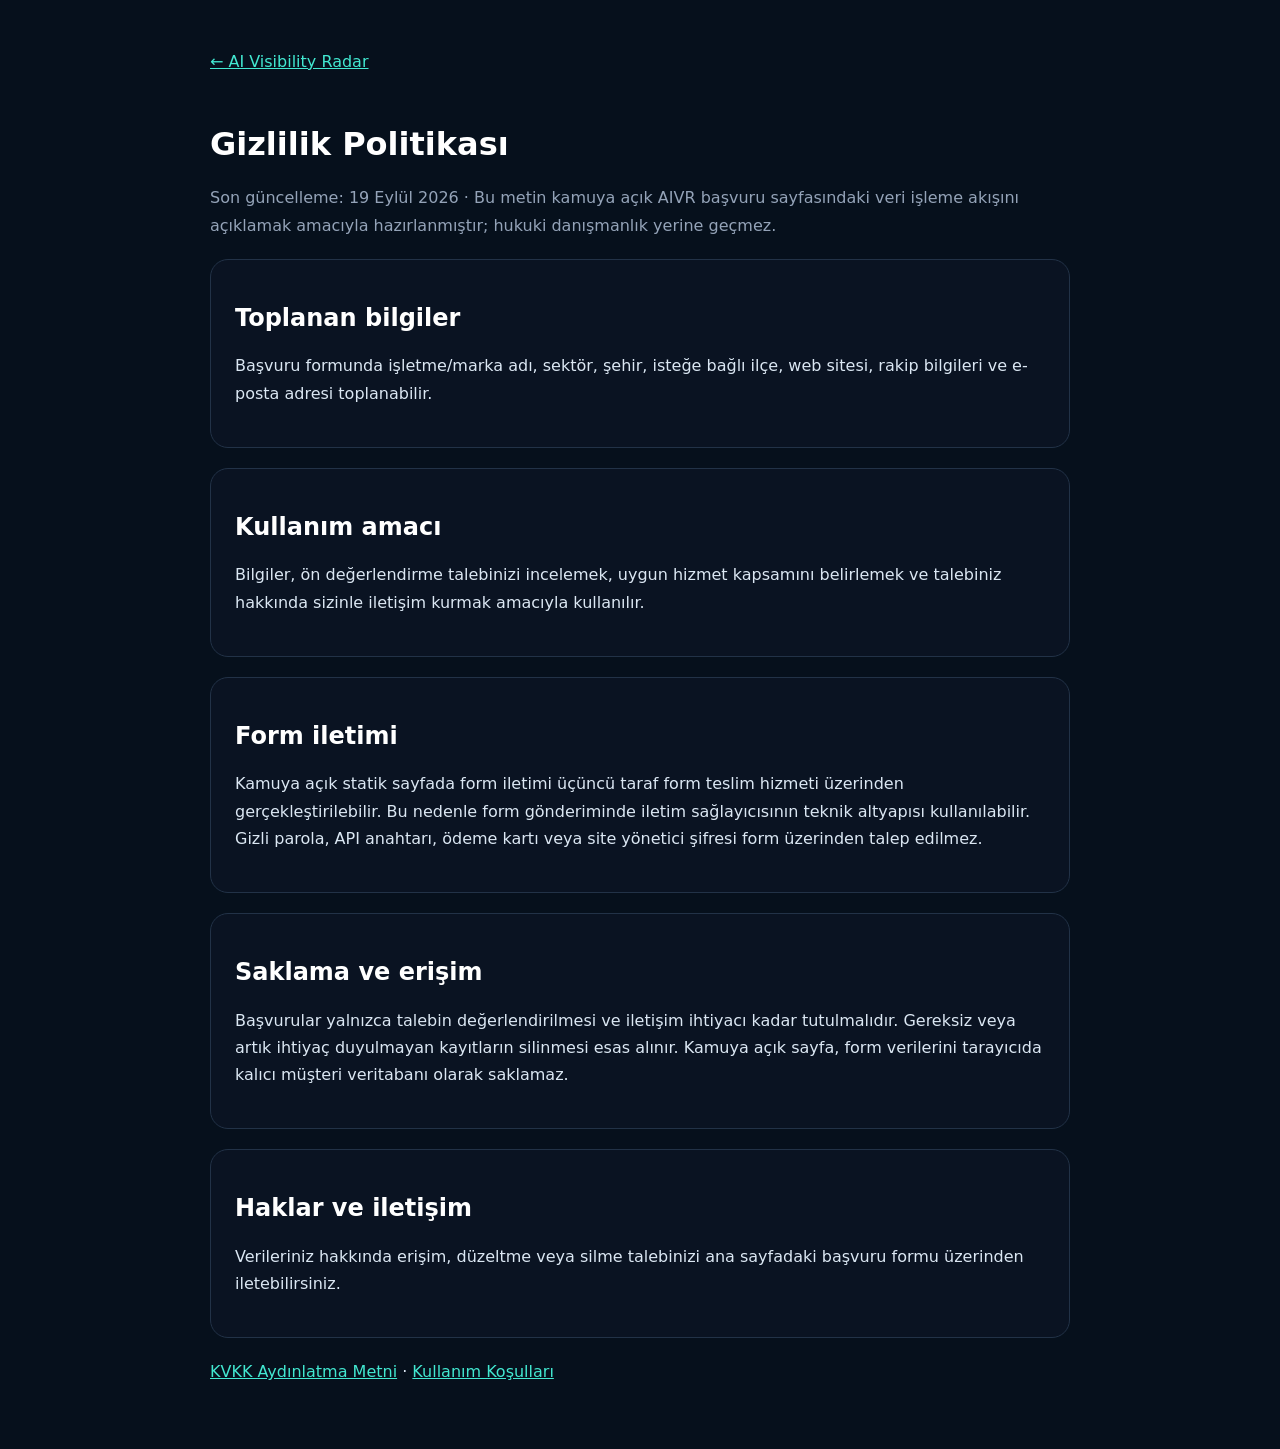
<file: ai-visibility-radar/privacy.html>
<!doctype html><html lang="tr"><head><meta charset="utf-8"><meta name="viewport" content="width=device-width,initial-scale=1"><title>Gizlilik Politikası — AI Visibility Radar</title><meta name="theme-color" content="#06101C"><style>body{margin:0;background:#06101c;color:#dbe7f3;font:16px/1.7 system-ui,-apple-system,Segoe UI,sans-serif}main{max-width:860px;margin:auto;padding:48px 22px}a{color:#42e8d1}h1,h2{color:white;line-height:1.2}.card{background:#0a1322;border:1px solid #223247;border-radius:18px;padding:24px;margin:20px 0}.muted{color:#94a3b8}.back{display:inline-block;margin-bottom:28px}</style></head><body><main><a class="back" href="./">← AI Visibility Radar</a><h1>Gizlilik Politikası</h1><p class="muted">Son güncelleme: 19 Eylül 2026 · Bu metin kamuya açık AIVR başvuru sayfasındaki veri işleme akışını açıklamak amacıyla hazırlanmıştır; hukuki danışmanlık yerine geçmez.</p><div class="card"><h2>Toplanan bilgiler</h2><p>Başvuru formunda işletme/marka adı, sektör, şehir, isteğe bağlı ilçe, web sitesi, rakip bilgileri ve e-posta adresi toplanabilir.</p></div><div class="card"><h2>Kullanım amacı</h2><p>Bilgiler, ön değerlendirme talebinizi incelemek, uygun hizmet kapsamını belirlemek ve talebiniz hakkında sizinle iletişim kurmak amacıyla kullanılır.</p></div><div class="card"><h2>Form iletimi</h2><p>Kamuya açık statik sayfada form iletimi üçüncü taraf form teslim hizmeti üzerinden gerçekleştirilebilir. Bu nedenle form gönderiminde iletim sağlayıcısının teknik altyapısı kullanılabilir. Gizli parola, API anahtarı, ödeme kartı veya site yönetici şifresi form üzerinden talep edilmez.</p></div><div class="card"><h2>Saklama ve erişim</h2><p>Başvurular yalnızca talebin değerlendirilmesi ve iletişim ihtiyacı kadar tutulmalıdır. Gereksiz veya artık ihtiyaç duyulmayan kayıtların silinmesi esas alınır. Kamuya açık sayfa, form verilerini tarayıcıda kalıcı müşteri veritabanı olarak saklamaz.</p></div><div class="card"><h2>Haklar ve iletişim</h2><p>Verileriniz hakkında erişim, düzeltme veya silme talebinizi ana sayfadaki başvuru formu üzerinden iletebilirsiniz.</p></div><p><a href="./kvkk.html">KVKK Aydınlatma Metni</a> · <a href="./terms.html">Kullanım Koşulları</a></p></main></body></html>
</file>
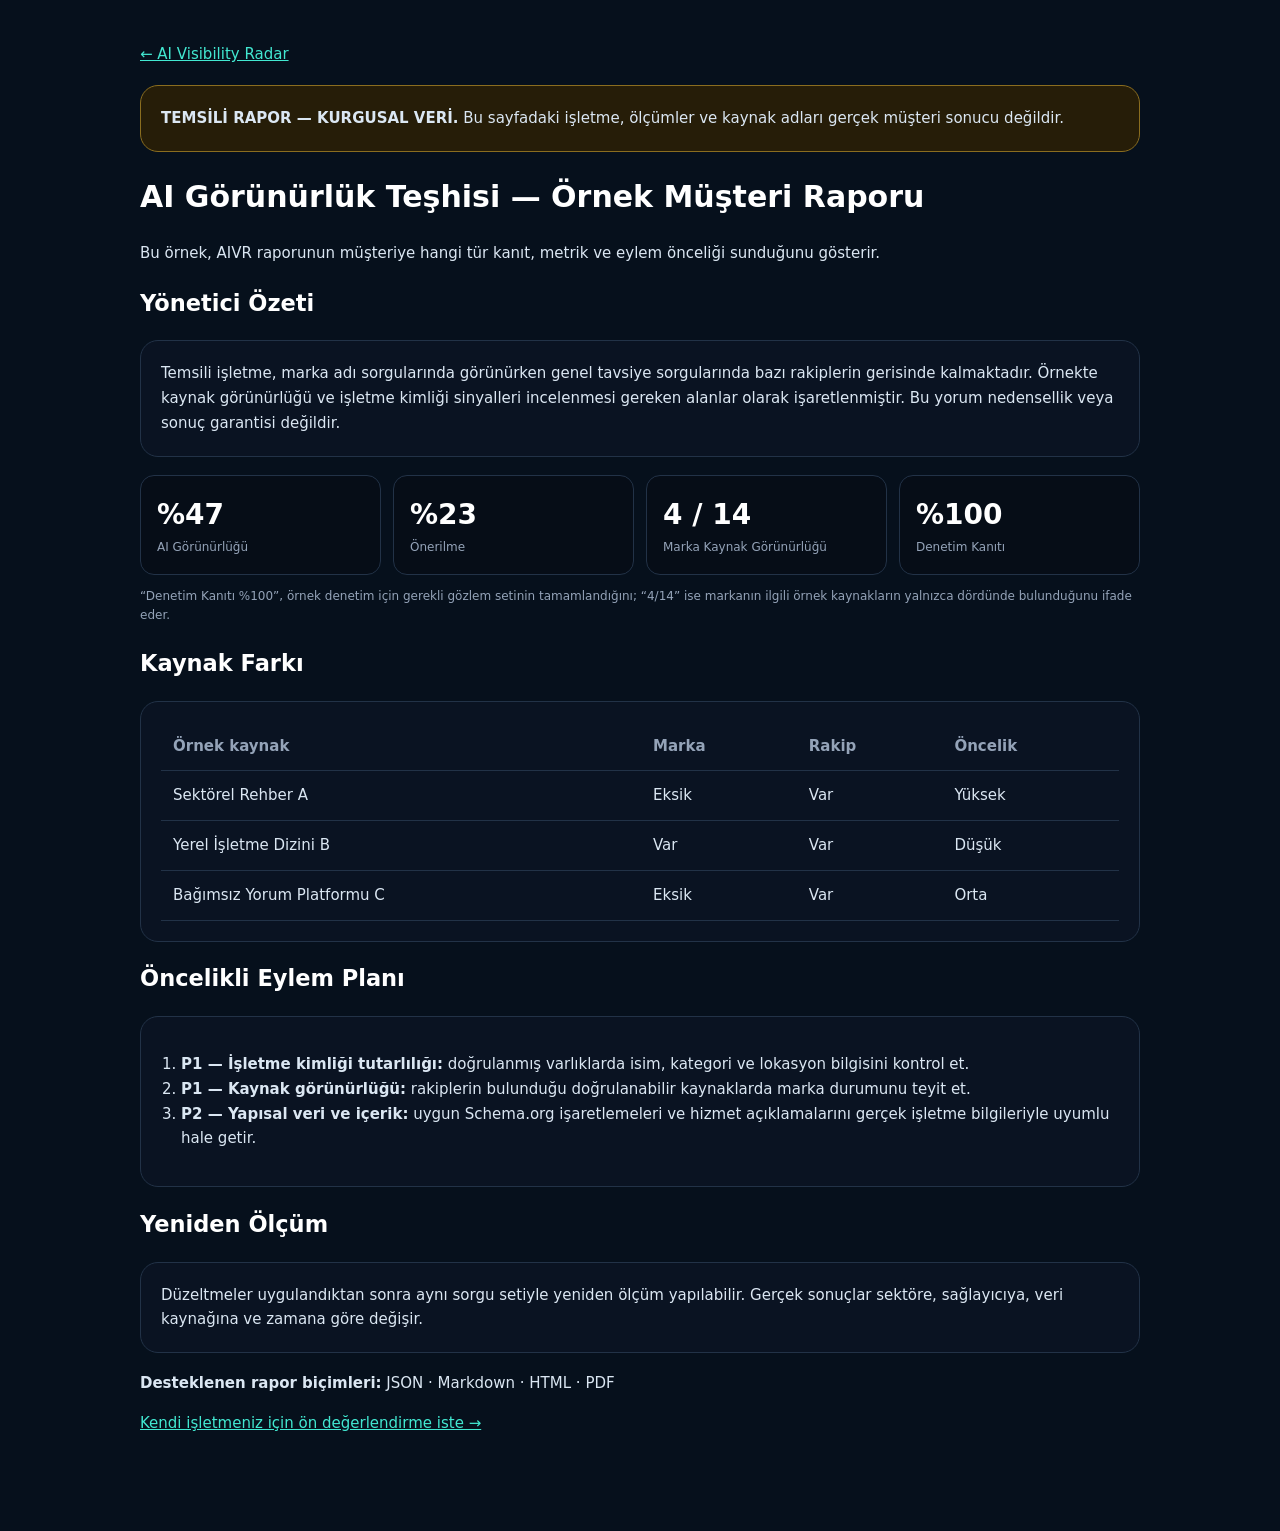
<file: ai-visibility-radar/sample-report.html>
<!doctype html><html lang="tr"><head><meta charset="utf-8"><meta name="viewport" content="width=device-width,initial-scale=1"><title>Temsili AI Görünürlük Raporu — AIVR</title><meta name="theme-color" content="#06101C"><style>body{margin:0;background:#06101c;color:#dbe7f3;font:15px/1.65 system-ui,-apple-system,Segoe UI,sans-serif}main{max-width:1000px;margin:auto;padding:42px 20px 80px}a{color:#42e8d1}h1,h2,h3{color:white}.notice,.card{background:#0a1322;border:1px solid #223247;border-radius:18px;padding:20px;margin:18px 0}.notice{border-color:#8a6d1f;background:#261d08}.metrics{display:grid;grid-template-columns:repeat(4,1fr);gap:12px}.metric{background:#060d17;border:1px solid #223247;border-radius:14px;padding:16px}.value{font-size:28px;font-weight:800;color:white}.label{font-size:12px;color:#94a3b8}table{width:100%;border-collapse:collapse}th,td{padding:12px;border-bottom:1px solid #223247;text-align:left}th{color:#94a3b8}ol{padding-left:20px}@media(max-width:700px){.metrics{grid-template-columns:1fr 1fr}.table-wrap{overflow:auto}}</style></head><body><main><a href="./">← AI Visibility Radar</a><div class="notice"><strong>TEMSİLİ RAPOR — KURGUSAL VERİ.</strong> Bu sayfadaki işletme, ölçümler ve kaynak adları gerçek müşteri sonucu değildir.</div><h1>AI Görünürlük Teşhisi — Örnek Müşteri Raporu</h1><p>Bu örnek, AIVR raporunun müşteriye hangi tür kanıt, metrik ve eylem önceliği sunduğunu gösterir.</p><h2>Yönetici Özeti</h2><div class="card">Temsili işletme, marka adı sorgularında görünürken genel tavsiye sorgularında bazı rakiplerin gerisinde kalmaktadır. Örnekte kaynak görünürlüğü ve işletme kimliği sinyalleri incelenmesi gereken alanlar olarak işaretlenmiştir. Bu yorum nedensellik veya sonuç garantisi değildir.</div><div class="metrics"><div class="metric"><div class="value">%47</div><div class="label">AI Görünürlüğü</div></div><div class="metric"><div class="value">%23</div><div class="label">Önerilme</div></div><div class="metric"><div class="value">4 / 14</div><div class="label">Marka Kaynak Görünürlüğü</div></div><div class="metric"><div class="value">%100</div><div class="label">Denetim Kanıtı</div></div></div><p style="color:#94a3b8;font-size:12px">“Denetim Kanıtı %100”, örnek denetim için gerekli gözlem setinin tamamlandığını; “4/14” ise markanın ilgili örnek kaynakların yalnızca dördünde bulunduğunu ifade eder.</p><h2>Kaynak Farkı</h2><div class="card table-wrap"><table><thead><tr><th>Örnek kaynak</th><th>Marka</th><th>Rakip</th><th>Öncelik</th></tr></thead><tbody><tr><td>Sektörel Rehber A</td><td>Eksik</td><td>Var</td><td>Yüksek</td></tr><tr><td>Yerel İşletme Dizini B</td><td>Var</td><td>Var</td><td>Düşük</td></tr><tr><td>Bağımsız Yorum Platformu C</td><td>Eksik</td><td>Var</td><td>Orta</td></tr></tbody></table></div><h2>Öncelikli Eylem Planı</h2><div class="card"><ol><li><strong>P1 — İşletme kimliği tutarlılığı:</strong> doğrulanmış varlıklarda isim, kategori ve lokasyon bilgisini kontrol et.</li><li><strong>P1 — Kaynak görünürlüğü:</strong> rakiplerin bulunduğu doğrulanabilir kaynaklarda marka durumunu teyit et.</li><li><strong>P2 — Yapısal veri ve içerik:</strong> uygun Schema.org işaretlemeleri ve hizmet açıklamalarını gerçek işletme bilgileriyle uyumlu hale getir.</li></ol></div><h2>Yeniden Ölçüm</h2><div class="card">Düzeltmeler uygulandıktan sonra aynı sorgu setiyle yeniden ölçüm yapılabilir. Gerçek sonuçlar sektöre, sağlayıcıya, veri kaynağına ve zamana göre değişir.</div><p><strong>Desteklenen rapor biçimleri:</strong> JSON · Markdown · HTML · PDF</p><p><a href="./#lead-form-section">Kendi işletmeniz için ön değerlendirme iste →</a></p></main></body></html>
</file>
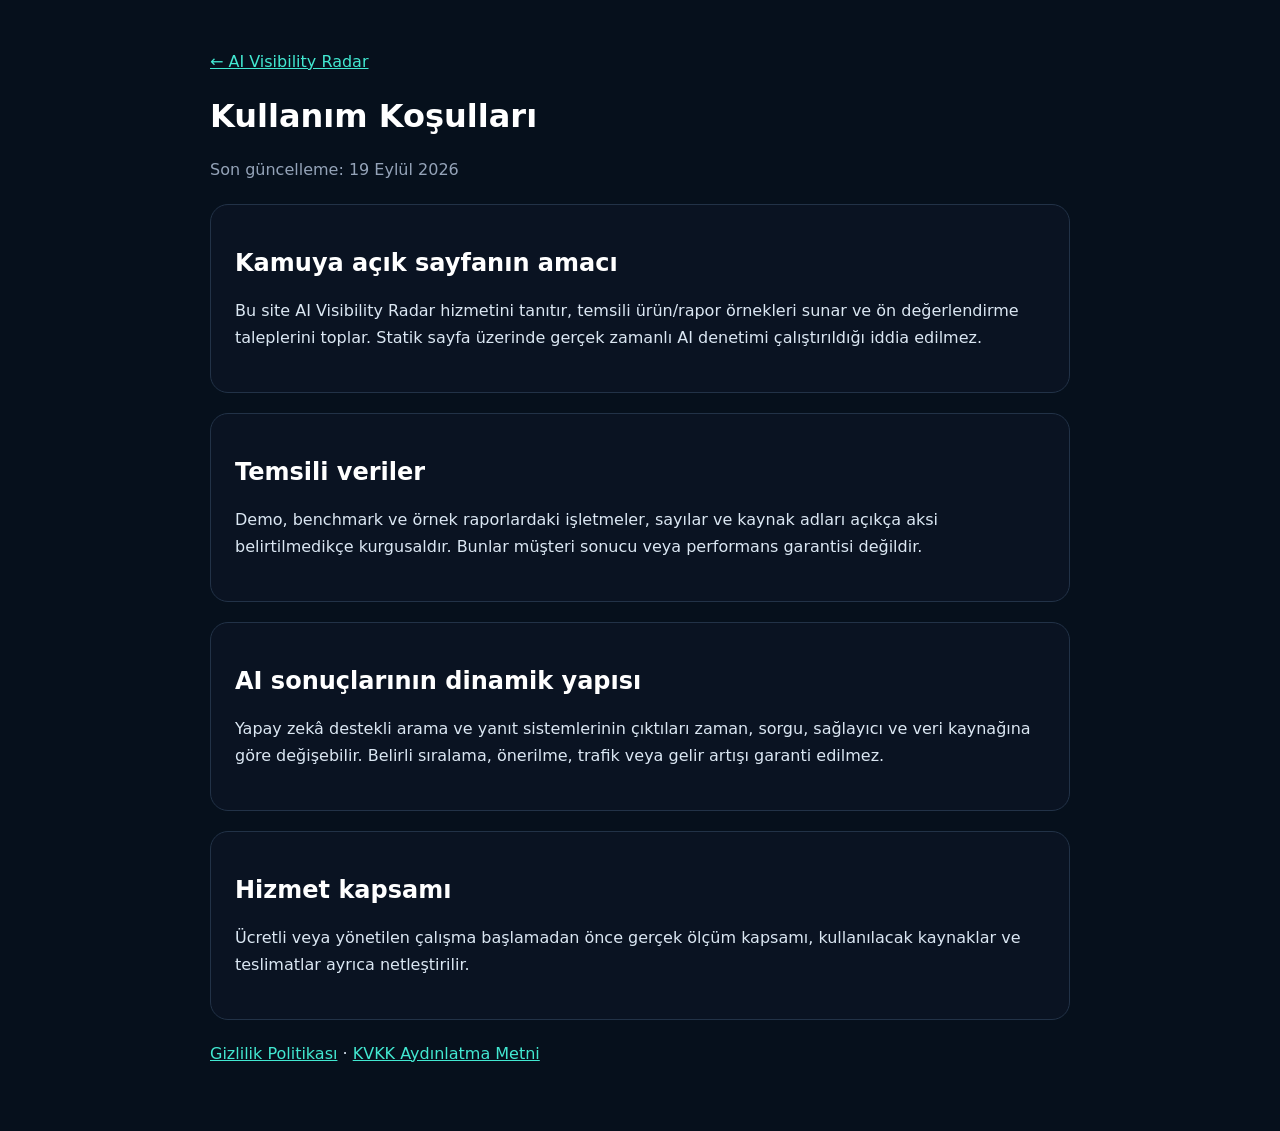
<file: ai-visibility-radar/terms.html>
<!doctype html><html lang="tr"><head><meta charset="utf-8"><meta name="viewport" content="width=device-width,initial-scale=1"><title>Kullanım Koşulları — AI Visibility Radar</title><meta name="theme-color" content="#06101C"><style>body{margin:0;background:#06101c;color:#dbe7f3;font:16px/1.7 system-ui,-apple-system,Segoe UI,sans-serif}main{max-width:860px;margin:auto;padding:48px 22px}a{color:#42e8d1}h1,h2{color:white;line-height:1.2}.card{background:#0a1322;border:1px solid #223247;border-radius:18px;padding:24px;margin:20px 0}.muted{color:#94a3b8}</style></head><body><main><a href="./">← AI Visibility Radar</a><h1>Kullanım Koşulları</h1><p class="muted">Son güncelleme: 19 Eylül 2026</p><div class="card"><h2>Kamuya açık sayfanın amacı</h2><p>Bu site AI Visibility Radar hizmetini tanıtır, temsili ürün/rapor örnekleri sunar ve ön değerlendirme taleplerini toplar. Statik sayfa üzerinde gerçek zamanlı AI denetimi çalıştırıldığı iddia edilmez.</p></div><div class="card"><h2>Temsili veriler</h2><p>Demo, benchmark ve örnek raporlardaki işletmeler, sayılar ve kaynak adları açıkça aksi belirtilmedikçe kurgusaldır. Bunlar müşteri sonucu veya performans garantisi değildir.</p></div><div class="card"><h2>AI sonuçlarının dinamik yapısı</h2><p>Yapay zekâ destekli arama ve yanıt sistemlerinin çıktıları zaman, sorgu, sağlayıcı ve veri kaynağına göre değişebilir. Belirli sıralama, önerilme, trafik veya gelir artışı garanti edilmez.</p></div><div class="card"><h2>Hizmet kapsamı</h2><p>Ücretli veya yönetilen çalışma başlamadan önce gerçek ölçüm kapsamı, kullanılacak kaynaklar ve teslimatlar ayrıca netleştirilir.</p></div><p><a href="./privacy.html">Gizlilik Politikası</a> · <a href="./kvkk.html">KVKK Aydınlatma Metni</a></p></main></body></html>
</file>
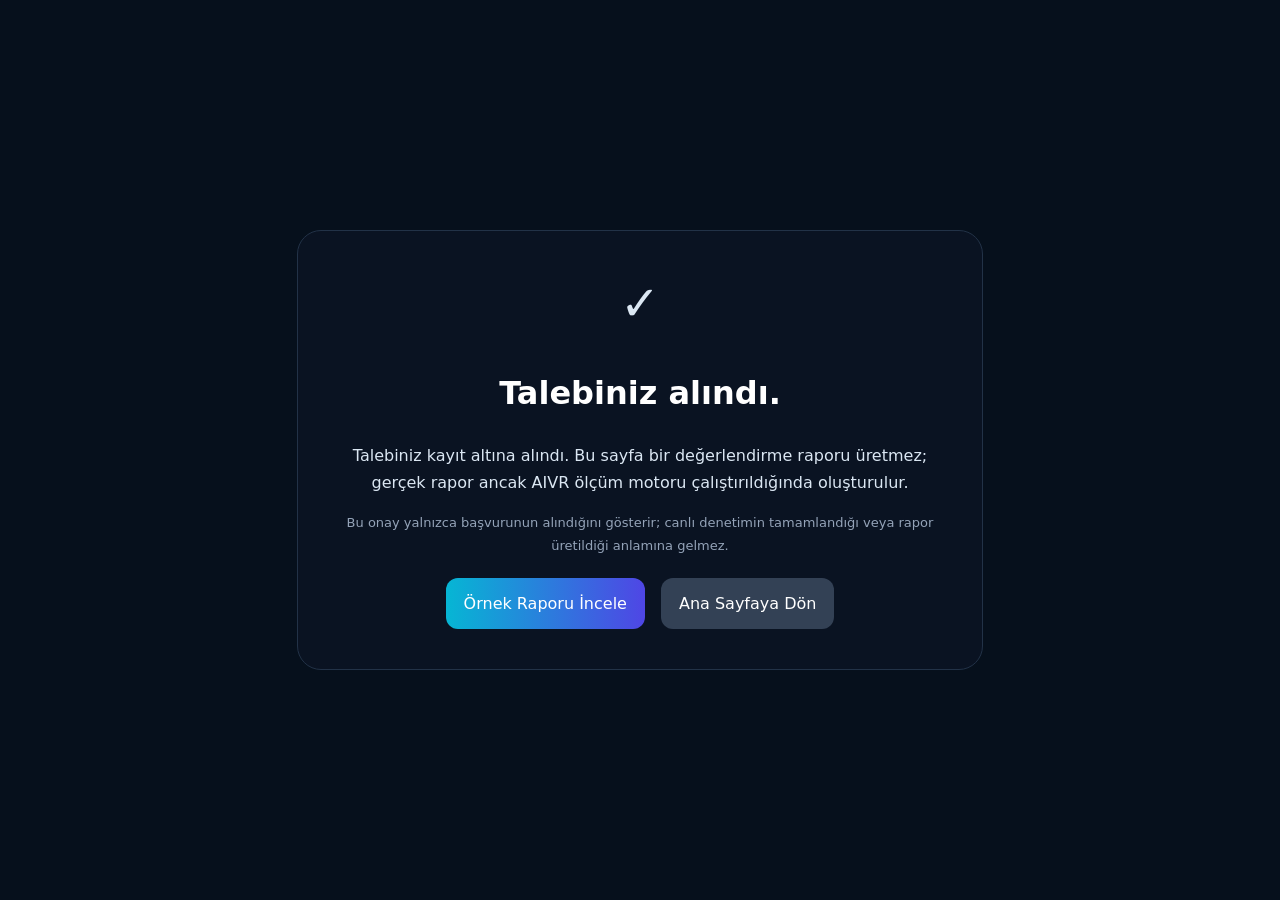
<file: ai-visibility-radar/thanks.html>
<!doctype html><html lang="tr"><head><meta charset="utf-8"><meta name="viewport" content="width=device-width,initial-scale=1"><title>Talebiniz Alındı — AI Visibility Radar</title><meta name="theme-color" content="#06101C"><style>body{margin:0;background:#06101c;color:#dbe7f3;font:16px/1.7 system-ui,-apple-system,Segoe UI,sans-serif;display:grid;min-height:100vh;place-items:center}.card{max-width:620px;margin:20px;padding:32px;background:#0a1322;border:1px solid #223247;border-radius:24px;text-align:center}h1{color:white}a{display:inline-block;margin:8px;padding:12px 18px;border-radius:12px;text-decoration:none;color:white;background:#334155}.primary{background:linear-gradient(90deg,#06b6d4,#4f46e5)}</style></head><body><main class="card"><div style="font-size:48px">✓</div><h1>Talebiniz alındı.</h1><p>Talebiniz kayıt altına alındı. Bu sayfa bir değerlendirme raporu üretmez; gerçek rapor ancak AIVR ölçüm motoru çalıştırıldığında oluşturulur.</p><p style="color:#94a3b8;font-size:13px">Bu onay yalnızca başvurunun alındığını gösterir; canlı denetimin tamamlandığı veya rapor üretildiği anlamına gelmez.</p><a class="primary" href="./sample-report.html">Örnek Raporu İncele</a><a href="./">Ana Sayfaya Dön</a></main></body></html>
</file>
<file: ai-visibility-radar/styles.css>
:root{--bg:#06101c;--panel:#081421;--card:#0a1322;--card2:#0d192c;--line:#1e2d3f;--line2:#26384d;--text:#f4f8fc;--muted:#94a3b8;--cyan:#42e8d1;--cyan2:#06b6d4;--blue:#60a5fa;--indigo:#6366f1;--purple:#8b5cf6;--green:#34d399;--red:#fb7185;--amber:#fbbf24;--max:1180px;--r:22px;--shadow:0 30px 80px rgba(0,0,0,.32)}
*{box-sizing:border-box}html{scroll-behavior:smooth}body{margin:0;background:var(--bg);color:var(--text);font-family:'Plus Jakarta Sans',system-ui,-apple-system,Segoe UI,sans-serif;-webkit-font-smoothing:antialiased;overflow-x:hidden}button,input{font:inherit}button,a{cursor:pointer}a{color:inherit;text-decoration:none}button{border:0;background:none;color:inherit}img{max-width:100%}.shell{width:min(var(--max),calc(100% - 40px));margin:auto}.narrow{width:min(860px,calc(100% - 40px));margin:auto}.skip-link{position:fixed;left:12px;top:-100px;background:var(--cyan);color:#041019;padding:10px 14px;border-radius:10px;z-index:1000;font-weight:800}.skip-link:focus{top:12px}:focus-visible{outline:2px solid var(--cyan);outline-offset:3px}
.site-header{position:sticky;top:0;z-index:50;background:rgba(6,16,28,.93);backdrop-filter:blur(16px);border-bottom:1px solid rgba(148,163,184,.13)}.truth-strip{min-height:28px;padding:5px 14px;display:flex;align-items:center;justify-content:center;gap:10px;font-size:11px;color:#b7c7d9;background:linear-gradient(90deg,#121a37,#091520,#11243d);border-bottom:1px solid rgba(148,163,184,.1)}.truth-strip strong{color:#fff}.truth-dot{width:7px;height:7px;border-radius:50%;background:var(--cyan);box-shadow:0 0 12px rgba(66,232,209,.8)}.nav-wrap{height:72px;display:flex;align-items:center;justify-content:space-between;gap:24px}.brand{display:inline-flex;align-items:center;gap:12px}.brand b{display:block;font-size:19px;letter-spacing:-.03em}.brand em{font-style:normal;color:var(--cyan)}.brand small{display:block;color:#728399;font-size:10px;margin-top:2px}.brand-mark{width:40px;height:40px;border-radius:12px;background:linear-gradient(135deg,var(--cyan2),var(--indigo),var(--purple));padding:2px;display:grid;place-items:center;box-shadow:0 0 25px rgba(6,182,212,.2)}.brand-mark:before{content:'';position:absolute}.brand-mark{position:relative}.brand-mark>span{position:absolute}.radar-ring{width:26px;height:26px;border:2px solid #67e8f9;border-radius:50%;opacity:.85}.radar-ring:after{content:'';position:absolute;inset:5px;border:1px solid #67e8f9;border-radius:50%;opacity:.55}.radar-core{width:5px;height:5px;background:var(--cyan);border-radius:50%;box-shadow:0 0 12px var(--cyan)}.desktop-nav{display:flex;align-items:center;gap:26px}.desktop-nav a,.desktop-nav button{font-size:13px;font-weight:700;color:#cbd5e1;transition:.2s}.desktop-nav a:hover,.desktop-nav button:hover{color:var(--cyan)}.menu-btn{display:none;width:44px;height:44px;border:1px solid var(--line);border-radius:11px;padding:10px}.menu-btn span{display:block;height:2px;background:#cbd5e1;margin:4px 0;border-radius:3px}.mobile-nav{display:none;padding:10px 20px 18px;background:var(--card);border-top:1px solid var(--line)}.mobile-nav.open{display:block}.mobile-nav a,.mobile-nav button{display:block;width:100%;text-align:left;padding:13px 2px;border-bottom:1px solid var(--line);font-size:14px;font-weight:700;color:#dbe5f0}
.btn{min-height:46px;padding:0 20px;border-radius:12px;display:inline-flex;align-items:center;justify-content:center;font-weight:800;font-size:13px;transition:transform .2s,border-color .2s,background .2s,box-shadow .2s}.btn:hover{transform:translateY(-1px)}.btn-primary{background:linear-gradient(90deg,var(--cyan2),var(--indigo),var(--purple));color:#fff;box-shadow:0 12px 32px rgba(6,182,212,.16)}.btn-primary:hover{box-shadow:0 16px 36px rgba(6,182,212,.26)}.btn-secondary{background:#0c1726;border:1px solid #2a3c52;color:#e8eef5}.btn-secondary:hover{border-color:#4b657f;background:#101d2d}.section{padding:86px 0}.section-dark{background:var(--bg)}.panel-section{background:var(--panel);border-top:1px solid rgba(148,163,184,.09);border-bottom:1px solid rgba(148,163,184,.09)}.section-head{text-align:center;max-width:790px;margin:0 auto 44px}.section-head h2{font-size:clamp(29px,4vw,43px);line-height:1.14;letter-spacing:-.035em;margin:14px 0 12px}.section-head p{color:#b5c2d1;line-height:1.75;margin:0}.eyebrow{display:inline-flex;align-items:center;gap:8px;padding:6px 10px;border:1px solid rgba(66,232,209,.28);border-radius:999px;color:var(--cyan);background:rgba(15,38,45,.6);font:700 11px/1 'JetBrains Mono',monospace;letter-spacing:.08em}.eyebrow-warm{color:#fda4af;border-color:rgba(251,113,133,.28);background:rgba(63,18,28,.35)}.eyebrow-green{color:#6ee7b7;border-color:rgba(52,211,153,.28);background:rgba(10,55,43,.35)}.center{text-align:center;margin-top:34px}.micro{font:700 10px/1.3 'JetBrains Mono',monospace;letter-spacing:.14em;color:#6f8195}
.hero{position:relative;padding:62px 0 86px;overflow:hidden}.hero-grid-glow{position:absolute;inset:0;background:radial-gradient(circle at 50% 9%,rgba(59,130,246,.20),transparent 35%),radial-gradient(circle at 23% 38%,rgba(6,182,212,.09),transparent 24%),linear-gradient(rgba(30,41,59,.13) 1px,transparent 1px),linear-gradient(90deg,rgba(30,41,59,.13) 1px,transparent 1px);background-size:auto,auto,32px 32px,32px 32px;pointer-events:none}.hero-inner{position:relative;text-align:center}.hero h1{max-width:1000px;margin:22px auto 0;font-size:clamp(38px,6vw,66px);line-height:1.08;letter-spacing:-.05em}.hero h1 span{display:block;margin-top:8px;background:linear-gradient(90deg,#52e6e1,#7dd3fc,#818cf8);-webkit-background-clip:text;background-clip:text;color:transparent}.hero-lead{max-width:790px;margin:24px auto 0;color:#b9c6d5;font-size:clamp(16px,2vw,20px);line-height:1.75}.hero-pills{display:flex;flex-wrap:wrap;gap:10px;justify-content:center;margin-top:26px}.hero-pills span{padding:8px 12px;border-radius:999px;background:rgba(10,19,34,.82);border:1px solid var(--line);font-size:12px;color:#cbd5e1}.hero-actions{display:flex;justify-content:center;gap:12px;margin-top:24px;flex-wrap:wrap}.assessment-card{position:relative;max-width:900px;margin:48px auto 0;border:1px solid #284057;border-radius:26px;background:rgba(10,19,34,.96);box-shadow:var(--shadow),0 0 50px rgba(6,182,212,.12);text-align:left;overflow:hidden}.card-glow{position:absolute;inset:-2px;background:linear-gradient(120deg,rgba(66,232,209,.18),transparent 24%,transparent 70%,rgba(99,102,241,.12));pointer-events:none}.assessment-head{position:relative;padding:18px 22px;background:#0d192c;border-bottom:1px solid var(--line);display:flex;align-items:center;justify-content:space-between;gap:15px}.assessment-head>div{display:flex;align-items:center;gap:11px}.assessment-head strong{display:block;font-size:14px}.assessment-head small{display:block;color:#7f91a6;font-size:11px;margin-top:3px}.icon-box{width:36px;height:36px;display:grid;place-items:center;border-radius:11px;background:#0c2d39;border:1px solid rgba(66,232,209,.25);color:var(--cyan);font-size:20px}.soft-badge{white-space:nowrap;padding:7px 10px;border-radius:999px;background:rgba(16,185,129,.09);border:1px solid rgba(52,211,153,.23);color:#9cf1ce;font-size:11px;font-weight:700}.quick-form{position:relative;padding:22px}.quick-form>label,.lead-card label{display:block}.quick-form{display:grid;grid-template-columns:repeat(3,1fr);gap:14px}.quick-form label span,.lead-card label>span{display:flex;justify-content:space-between;gap:10px;font-size:11px;font-weight:800;color:#cbd5e1;margin-bottom:7px}.quick-form input,.lead-card input{width:100%;height:47px;border-radius:12px;border:1px solid #203147;background:#060d17;color:#fff;padding:0 14px;outline:none}.quick-form input:focus,.lead-card input:focus{border-color:var(--cyan2);box-shadow:0 0 0 3px rgba(6,182,212,.10)}input::placeholder{color:#506277}.quick-proof{grid-column:1/-1;display:grid;grid-template-columns:repeat(3,1fr);gap:8px;margin-top:2px}.quick-proof span{padding:9px 10px;border-radius:11px;border:1px solid var(--line);background:#07101c;color:#aebdcd;font-size:10.5px}.assessment-foot{grid-column:1/-1;display:flex;align-items:center;justify-content:space-between;gap:18px;margin-top:2px}.assessment-foot p{margin:0;color:#74879c;font-size:11.5px;line-height:1.6;max-width:570px}.platform-strip{margin-top:48px;padding-top:30px;border-top:1px solid var(--line);text-align:center}.platforms{display:flex;justify-content:center;flex-wrap:wrap;gap:10px;margin:16px 0}.platforms span{padding:9px 14px;border-radius:11px;background:#0a1322;border:1px solid var(--line);color:#dce6f0;font-size:12px;font-weight:700}.platform-strip p{font-size:11px;color:#61758b;margin:0}
.scenario-grid,.cause-grid,.steps-grid,.pricing-grid{display:grid;grid-template-columns:repeat(3,1fr);gap:18px}.scenario,.cause-card,.steps-grid article,.price-card{background:var(--card);border:1px solid var(--line);border-radius:var(--r);padding:24px;box-shadow:0 18px 45px rgba(0,0,0,.10);transition:.2s}.scenario:hover,.cause-card:hover,.steps-grid article:hover{border-color:#31506d;transform:translateY(-2px)}.scenario-kicker,.cause-card small,.price-card small{font:700 10px/1.3 'JetBrains Mono',monospace;letter-spacing:.08em;color:#6f8195}.scenario blockquote{min-height:92px;margin:15px 0;padding:14px;border-radius:12px;background:#060d17;border:1px solid var(--line);font-size:14px;line-height:1.65;color:#fff}.scenario p,.cause-card p,.steps-grid p,.price-card p{color:#94a3b8;font-size:13px;line-height:1.7}.scenario>small{display:block;color:#52667d;font-size:10px;margin-top:16px}.insight-banner{margin-top:28px;padding:18px 20px;border-radius:17px;border:1px solid rgba(66,232,209,.18);background:linear-gradient(90deg,rgba(8,47,57,.26),rgba(30,27,75,.23));display:flex;align-items:center;justify-content:space-between;gap:20px}.insight-banner strong{display:block}.insight-banner p{color:#899bae;font-size:12px;margin:6px 0 0}.insight-banner a{color:var(--cyan);font-size:12px;font-weight:800;white-space:nowrap}.cause-card{position:relative}.card-icon,.step-icon{width:43px;height:43px;border-radius:12px;display:grid;place-items:center;background:#0c1a2a;border:1px solid #23364c;color:var(--cyan);font-weight:800;margin-bottom:18px}.cause-card h3,.steps-grid h3,.price-card h3{font-size:19px;line-height:1.3;margin:8px 0 12px}.cause-card>strong{display:block;font-size:13px;color:#dce6ef;line-height:1.6}.solution{margin-top:18px;padding:11px 12px;border-radius:11px;background:rgba(16,185,129,.07);border:1px solid rgba(52,211,153,.17);font-size:11px;line-height:1.55;color:#a7f3d0}.steps-grid article{position:relative}.step-no{position:absolute;right:20px;top:14px;font-size:46px;font-weight:800;color:#132237}.steps-grid strong{display:block;color:#8deee3;font-size:11px;margin-top:16px}
.benchmark-card{background:var(--card);border:1px solid var(--line);border-radius:26px;overflow:hidden;box-shadow:var(--shadow)}.benchmark-tabs{display:grid;grid-template-columns:1fr 1fr;gap:8px;padding:8px;background:#060d17;border-bottom:1px solid var(--line)}.bench-tab{height:44px;border-radius:11px;font-size:12px;font-weight:800;color:#8495a9}.bench-tab.active[data-benchmark=after]{background:rgba(16,185,129,.12);border:1px solid rgba(52,211,153,.26);color:#a7f3d0}.bench-tab.active[data-benchmark=before]{background:rgba(244,63,94,.12);border:1px solid rgba(251,113,133,.28);color:#fecdd3}.benchmark-copy{padding:24px 24px 0}.benchmark-copy strong{display:block;font-size:17px}.benchmark-copy span{display:block;color:#72859a;font-size:12px;margin-top:6px}.metric-grid{display:grid;grid-template-columns:repeat(4,1fr);gap:10px;padding:20px 24px}.metric-card{background:#060d17;border:1px solid var(--line);border-radius:13px;padding:15px}.metric-card b{display:block;font-size:23px}.metric-card span{display:block;color:#75889c;font-size:10px;margin-top:5px}.disclaimer{font-size:10.5px!important;color:#5f7389!important;line-height:1.65!important}.benchmark-card>.disclaimer{padding:0 24px 24px;margin:0}
.price-card{display:flex;flex-direction:column}.price-card.featured{border-color:rgba(66,232,209,.45);box-shadow:0 0 55px rgba(6,182,212,.13);position:relative}.popular{position:absolute;top:-12px;left:50%;transform:translateX(-50%);padding:6px 10px;border-radius:999px;background:var(--cyan2);color:#031017;font:800 9px/1 'JetBrains Mono',monospace;letter-spacing:.08em}.price-card small{color:#73859b}.price-card small.purple{color:#c4b5fd}.price{font-size:36px;font-weight:800;letter-spacing:-.04em;margin-top:8px}.price-sm{font-size:29px}.price-card ul{list-style:none;padding:0;margin:18px 0 24px;display:grid;gap:10px;flex:1}.price-card li{font-size:12px;color:#c7d3df}.price-card .btn{width:100%}.pricing-trust{display:flex;flex-wrap:wrap;justify-content:center;gap:14px;margin-top:26px;color:#71849a;font-size:11px}
.selected-plan{display:inline-flex!important;margin-top:14px;padding:7px 11px;border-radius:999px;background:rgba(6,182,212,.10);border:1px solid rgba(66,232,209,.22);color:#9ceee6;font-size:11px;font-weight:800}.selected-plan[hidden]{display:none!important}.lead-card{background:var(--card);border:1px solid var(--line);border-radius:26px;padding:30px;box-shadow:0 0 55px rgba(6,182,212,.08)}.lead-card form{display:grid;gap:18px}.form-grid.two{display:grid;grid-template-columns:1fr 1fr;gap:16px}.lead-card label>span em{font-style:normal;font:700 9px/1 'JetBrains Mono',monospace;color:#5d7289}.hint{display:block;color:#61758b;font-size:10px;margin-top:6px}.field-error{display:block;min-height:14px;color:#fb7185;font-size:10px;margin-top:5px}.consent{display:flex!important;align-items:flex-start;gap:10px}.consent input{width:16px;height:16px;margin-top:3px;flex:0 0 auto}.consent span{display:block!important;margin:0!important;color:#9aaabd!important;font-size:11px!important;line-height:1.6}.consent a{color:#7dd3fc;text-decoration:underline}.form-status{padding:10px 12px;border-radius:11px;color:#65798f;font-size:10.5px;line-height:1.5}.form-status.sending{background:rgba(6,182,212,.08);border:1px solid rgba(66,232,209,.18);color:#a5f3fc}.form-status.error{background:rgba(244,63,94,.08);border:1px solid rgba(251,113,133,.18);color:#fecdd3}.submit-row{display:flex;align-items:center;justify-content:space-between;gap:16px}.submit-row>span{color:#71849a;font-size:10.5px}.submit-row button[disabled]{opacity:.6;cursor:wait}.faq-list{display:grid;gap:10px}.faq-list details{background:var(--card);border:1px solid var(--line);border-radius:15px;overflow:hidden}.faq-list summary{list-style:none;padding:17px 18px;font-size:13px;font-weight:800;cursor:pointer}.faq-list summary::-webkit-details-marker{display:none}.faq-list summary:after{content:'+';float:right;color:#75889a;font-size:20px;line-height:.7}.faq-list details[open] summary:after{content:'–'}.faq-list p{padding:0 18px 17px;margin:0;color:#8fa1b4;font-size:12px;line-height:1.7;border-top:1px solid var(--line);padding-top:14px}
.footer{padding-top:46px;background:#040a12;border-top:1px solid var(--line)}.footer-grid{display:grid;grid-template-columns:2fr 1fr 1fr;gap:50px;padding-bottom:36px}.footer-brand p{max-width:470px;color:#71849a;font-size:12px;line-height:1.7}.motto{display:inline-block;margin-top:8px;padding:7px 10px;border-radius:10px;background:#0a1322;border:1px solid var(--line);color:#a5f3fc;font-size:10px}.footer h4{font:700 10px/1.3 'JetBrains Mono',monospace;letter-spacing:.08em;color:#eef4f8;margin:0 0 14px}.footer-grid>div:not(.footer-brand) a,.footer-grid>div:not(.footer-brand) button{display:block;color:#75889d;font-size:12px;margin:10px 0;text-align:left}.footer-grid a:hover,.footer-grid button:hover{color:var(--cyan)}.footer-bottom{padding:18px 0 30px;border-top:1px solid var(--line);display:flex;justify-content:space-between;gap:20px;color:#53677e;font-size:10px}
.modal{display:none;position:fixed;inset:0;z-index:100}.modal.open{display:block}.modal-backdrop{position:absolute;inset:0;background:rgba(2,6,12,.88);backdrop-filter:blur(8px)}.modal-dialog{position:relative;width:min(920px,calc(100% - 28px));max-height:calc(100vh - 34px);overflow:auto;margin:17px auto;background:#0a1322;border:1px solid #26384d;border-radius:24px;padding:28px;box-shadow:0 40px 100px rgba(0,0,0,.55)}.modal-small{width:min(520px,calc(100% - 28px));text-align:center;margin-top:7vh}.modal-close{position:absolute;right:16px;top:16px;width:40px;height:40px;border:1px solid var(--line);border-radius:12px;background:#0d192c;font-size:24px;color:#94a3b8}.modal-dialog h2{font-size:27px;margin:16px 50px 14px 0}.modal-dialog h3{font-size:14px;margin-top:24px}.modal-dialog>p{color:#94a3b8;font-size:12px;line-height:1.7}.modal-notice{padding:13px 14px;border-radius:12px;background:rgba(245,158,11,.08);border:1px solid rgba(251,191,36,.2);font-size:11px;color:#fde68a}.modal-metrics{display:grid;grid-template-columns:repeat(4,1fr);gap:9px;margin:20px 0}.modal-metrics div{padding:13px;border-radius:12px;background:#060d17;border:1px solid var(--line)}.modal-metrics b{display:block;font-size:23px}.modal-metrics span{display:block;color:#6e8299;font-size:9.5px;margin-top:4px}.modal-actions{display:grid;gap:8px}.modal-actions div{display:flex;align-items:center;gap:10px;padding:12px;border-radius:11px;background:#060d17;border:1px solid var(--line)}.modal-actions span{padding:4px 6px;border-radius:6px;background:var(--cyan2);color:#031017;font:800 9px/1 'JetBrains Mono',monospace}.modal-actions strong{font-size:11px}.modal-footer{display:flex;align-items:center;justify-content:space-between;gap:14px;border-top:1px solid var(--line);padding-top:18px;margin-top:22px}.modal-footer>a:not(.btn){color:#7dd3fc;font-size:11px;text-decoration:underline}.success-icon{width:62px;height:62px;border-radius:18px;display:grid;place-items:center;margin:0 auto 14px;background:rgba(16,185,129,.12);border:1px solid rgba(52,211,153,.3);color:#6ee7b7;font-size:32px}.next-steps{text-align:left;padding:16px;background:#060d17;border:1px solid var(--line);border-radius:14px;margin:18px 0}.next-steps strong{font-size:11px;color:#7dd3fc}.next-steps ol{margin:10px 0 0;padding-left:18px;color:#8799ad;font-size:11px;line-height:1.8}
@media(max-width:980px){.desktop-nav{display:none}.nav-cta{display:none}.menu-btn{display:block}.scenario-grid,.cause-grid,.steps-grid,.pricing-grid{grid-template-columns:1fr}.quick-form{grid-template-columns:1fr 1fr}.quick-form label:last-of-type{grid-column:1/-1}.quick-proof{grid-template-columns:1fr}.footer-grid{grid-template-columns:1fr 1fr}.footer-brand{grid-column:1/-1}.metric-grid,.modal-metrics{grid-template-columns:1fr 1fr}}
@media(max-width:700px){.truth-hide{display:none}.truth-strip{font-size:9.5px;gap:7px}.shell,.narrow{width:min(100% - 28px,var(--max))}.hero{padding-top:42px}.hero h1{font-size:38px}.hero-lead{font-size:15px}.hero-actions .btn{width:100%}.assessment-head{align-items:flex-start}.soft-badge{display:none}.quick-form{grid-template-columns:1fr}.quick-form label:last-of-type{grid-column:auto}.assessment-foot,.insight-banner,.submit-row,.modal-footer,.footer-bottom{align-items:stretch;flex-direction:column}.assessment-foot .btn,.submit-row .btn,.modal-footer .btn{width:100%}.section{padding:68px 0}.section-head{margin-bottom:32px}.section-head h2{font-size:30px}.form-grid.two{grid-template-columns:1fr}.lead-card{padding:20px}.footer-grid{grid-template-columns:1fr}.footer-brand{grid-column:auto}.metric-grid{grid-template-columns:1fr 1fr;padding:16px}.benchmark-copy{padding:18px 16px 0}.benchmark-card>.disclaimer{padding:0 16px 18px}.modal-dialog{padding:22px 18px}.modal-metrics{grid-template-columns:1fr 1fr}.brand small{display:none}}
@media(max-width:410px){.hero h1{font-size:33px}.hero-pills{display:grid}.platforms{display:grid;grid-template-columns:1fr 1fr}.modal-metrics,.metric-grid{grid-template-columns:1fr}.price{font-size:32px}}
@media(prefers-reduced-motion:reduce){html{scroll-behavior:auto}*,*:before,*:after{animation-duration:.01ms!important;animation-iteration-count:1!important;transition-duration:.01ms!important;scroll-behavior:auto!important}}


/* AIVR landing UX polish — 2026-09-19 */
.truth-strip{min-height:24px;padding:4px 14px;font-size:10.5px}
.nav-wrap{height:62px;gap:20px}
.brand-mark{width:36px;height:36px;border-radius:11px}
.brand b{font-size:18px}
.desktop-nav{gap:22px}
.nav-cta{min-height:42px;padding:0 16px;font-size:12px;white-space:nowrap}
.hero{padding:48px 0 78px}
.hero h1{margin-top:18px}
.hero-lead{margin-top:20px;color:#c4cfdb}
.hero-pills{margin-top:22px}
.hero-proof-note{margin:11px auto 0;color:#8fa3b8;font-size:12px;line-height:1.55}
.hero-actions{margin-top:20px}
.assessment-card{max-width:1100px;margin-top:38px}
.assessment-head{padding:17px 22px;background:#0b1727}
.assessment-head small{color:#93a4b7}
.quick-form{grid-template-columns:repeat(4,minmax(0,1fr));gap:14px;padding:22px}
.quick-form label span em{font-style:normal;font:700 9px/1 'JetBrains Mono',monospace;color:#7f91a6}
.quick-form input,.lead-card input{border-color:#26394f;background:#07111d}
.quick-form input::placeholder,.lead-card input::placeholder{color:#71849a;opacity:1}
.quick-proof{gap:10px;margin-top:4px}
.quick-proof span{position:relative;padding:10px 11px 10px 31px;color:#c0ccda;background:#08131f;border-color:#26384d;line-height:1.45}
.quick-proof span::before{content:'✓';position:absolute;left:11px;top:9px;color:var(--cyan);font-weight:800}
.assessment-foot{margin-top:6px}
.assessment-foot p{color:#93a6b9;font-size:12px;max-width:650px}
.assessment-foot .btn{white-space:nowrap;flex:0 0 auto}
.platform-strip{margin-top:40px}
.platform-strip p{color:#7d90a5}
.form-status{color:#8094a9}
.hint{color:#7f91a6}

@media(max-width:1120px){
  .quick-form{grid-template-columns:repeat(2,minmax(0,1fr))}
}
@media(max-width:980px){
  .quick-form{grid-template-columns:repeat(2,minmax(0,1fr))}
  .nav-wrap{height:60px}
}
@media(max-width:700px){
  .hero{padding-top:34px}
  .assessment-card{margin-top:30px;border-radius:20px}
  .quick-form{grid-template-columns:1fr;padding:18px}
  .assessment-head{padding:16px 18px}
  .assessment-foot p{font-size:11.5px}
  .assessment-foot .btn{white-space:normal}
}
@media(max-width:390px){
  .shell,.narrow{width:min(100% - 22px,var(--max))}
  .truth-strip{font-size:9px;padding-inline:9px}
  .hero h1{font-size:31px}
  .hero-lead{font-size:14px;line-height:1.65}
  .hero-pills span{font-size:11px}
  .assessment-card{border-radius:18px}
  .lead-card{padding:17px}
}

.submission-receipt{margin-top:18px;padding:22px;border:1px solid rgba(52,211,153,.28);border-radius:20px;background:linear-gradient(135deg,rgba(16,185,129,.08),rgba(6,16,28,.96));box-shadow:0 18px 50px rgba(0,0,0,.18)}
.submission-receipt[hidden]{display:none}
.receipt-head{display:flex;align-items:center;justify-content:space-between;gap:14px}
.receipt-id{font:700 10px/1.4 'JetBrains Mono',monospace;color:#9ceee6}
.submission-receipt h3{margin:14px 0 16px;font-size:20px}
.receipt-grid{display:grid;grid-template-columns:repeat(3,1fr);gap:10px}
.receipt-grid>div{padding:12px;border-radius:12px;background:#07101c;border:1px solid var(--line)}
.receipt-grid small{display:block;color:#71849a;font-size:10px;margin-bottom:5px}
.receipt-grid strong{display:block;color:#e7eef6;font-size:12px;overflow-wrap:anywhere}
.receipt-note{margin:14px 0 0;color:#92a5b8;font-size:11.5px;line-height:1.65}
@media(max-width:700px){.receipt-head{align-items:flex-start;flex-direction:column}.receipt-grid{grid-template-columns:1fr}}
</file>
